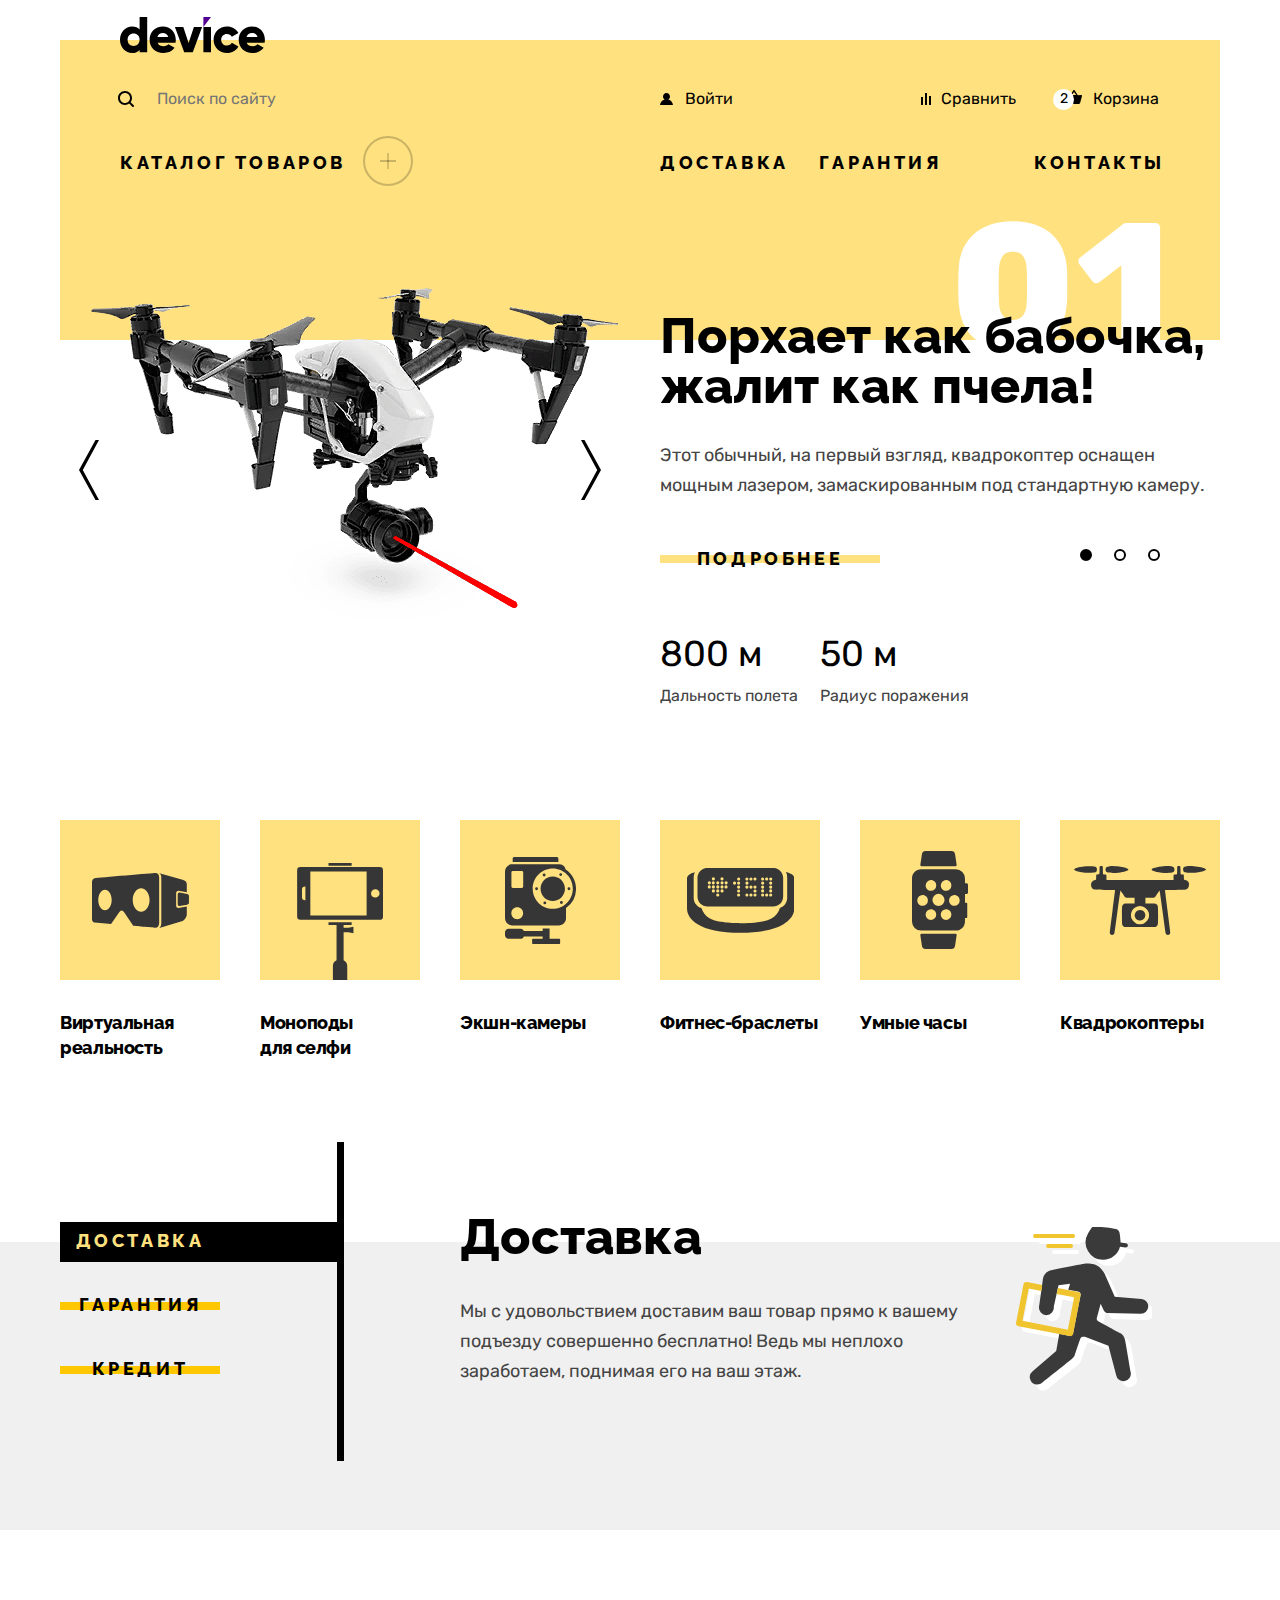
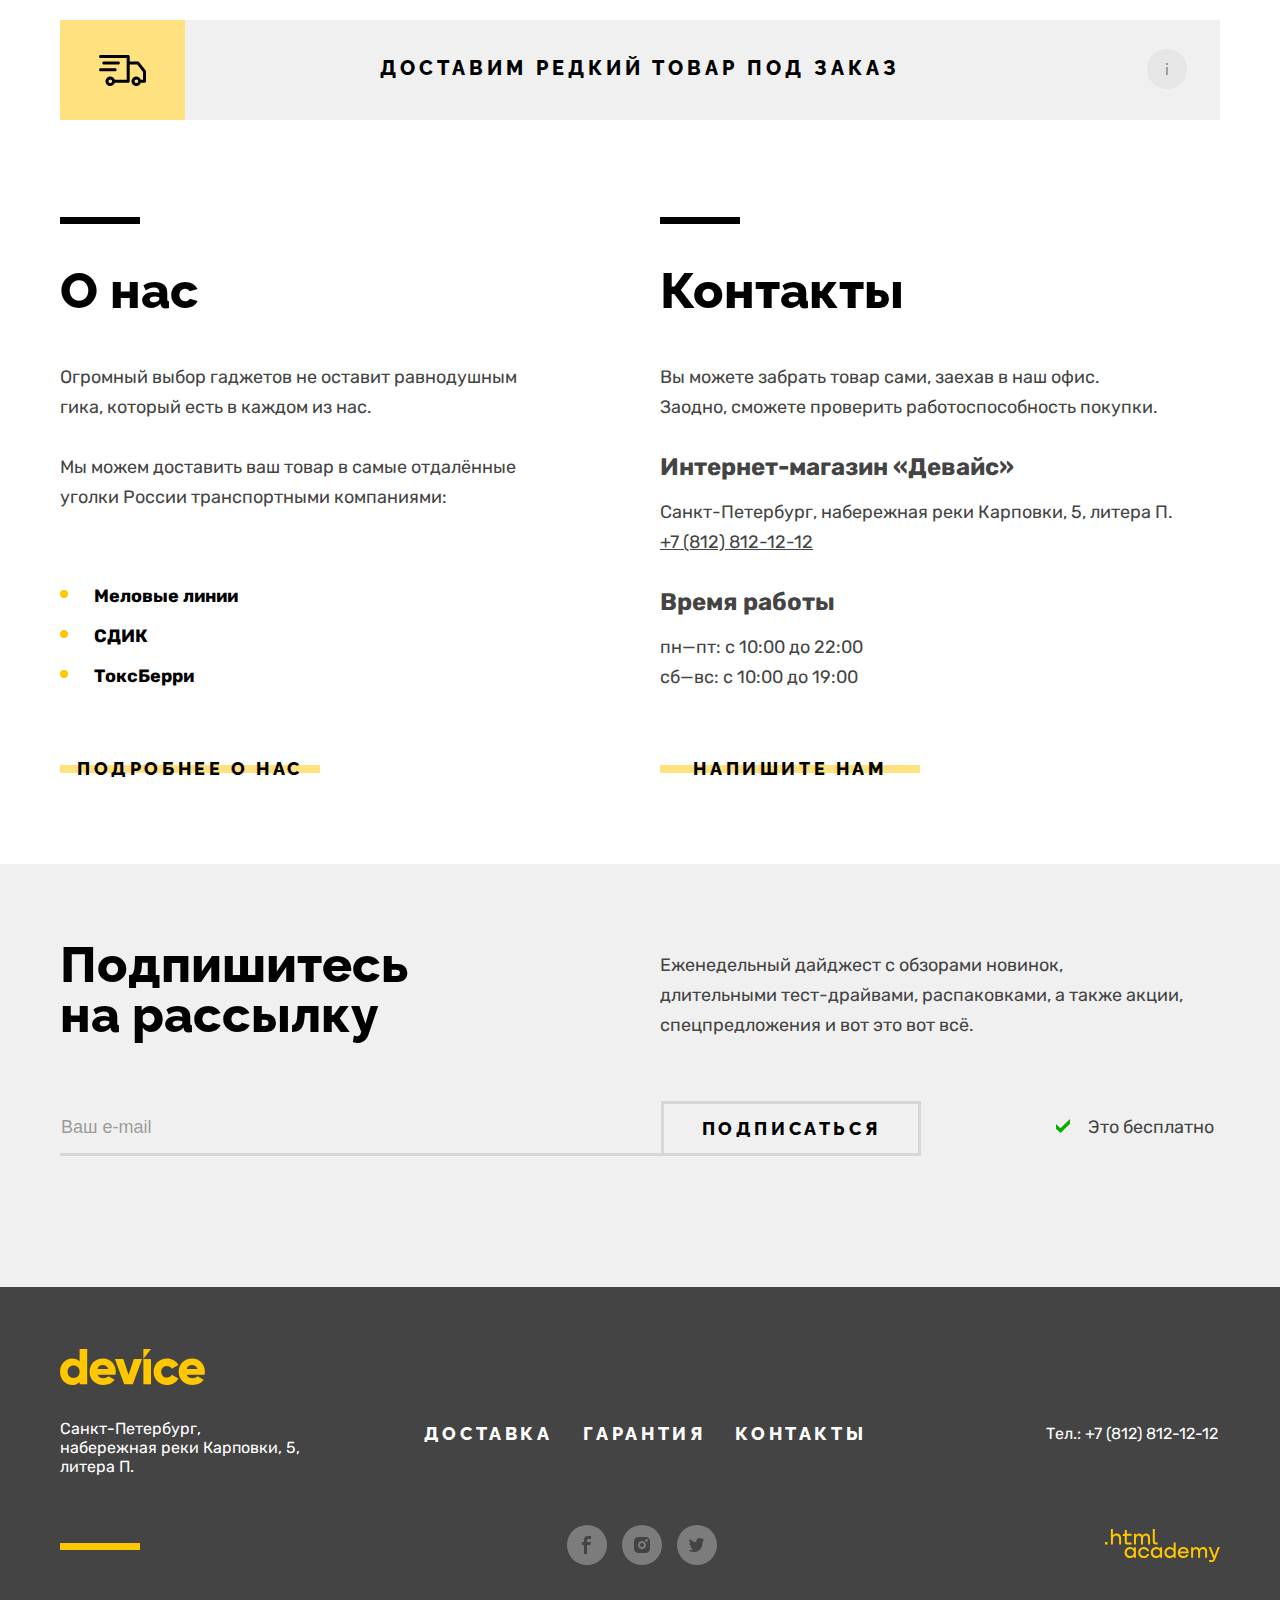
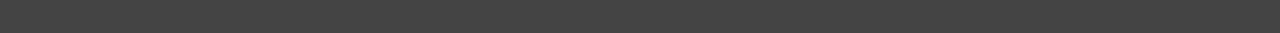
<file: index.html>
<!dOcTYPe html>
<html lang="ru">
  <head>
    <meta charset="utf-8">
    <title>HTML academy: Девайс</title>
    <link rel="icon" href="favicon.ico">
    <link rel="icon" type="image/png" sizes="32x32" href="images/favicon.png">
    <link rel="stylesheet" href="styles/styles.css">
  </head>
  <body>
    <header class="page-header">
      <h1 class="visually-hidden">Магазин Девайc.</h1>
      <a class="header-logo-link" href="#" aria-current="page">
        <img class="header-logo" src="images/device-logo.svg" width="145" height="36" alt="логотип магазина Девайс">
      </a>
      <div class="page-header-wrapper">
        <div class="nav-wrapper">
          <form class="search-form" action="https://echo.htmlacademy.ru/" method="post">
            <label for="search-label">
              <span class="visually-hidden">Поиск/</span>
            </label>
            <input class="search-input" type="text" id="search-label"  name="search-input" placeholder="Поиск по сайту">
            <button class="search-button" type="submit">Найти</button>
          </form>
          
          <ul class="main-navigation-user">
            <li class="main-navigation-user-item main-navigation-user-login">
              <a class="navigation-user-link nav-user" href="#">Войти</a>
            </li>
            <li class="main-navigation-user-item">
              <a class="navigation-user-link nav-compare" href="#">Сравнить</a>
            </li>
            <li class="main-navigation-user-item page-position">
              <a class="navigation-user-link nav-cart page-position" href="#">
                <span class="counter-cart">2</span>
                Корзина</a>
<!--Для отображения поповера Корзины вставить класс popover-open в следующий div-->
              <div class="popover popover-cart">
                  <div class="popover-content">
                    <h2 class="visually-hidden">Корзина.</h2>
                    <ul class="cart-items-list">
                      <li class="cart-item">
                        <a class="cart-link" href="#">
                          <img class="product-image" src="images/catalog/product-1-amateur-selfie-stick.jpg" width="41" height="43" alt="Любительская селфи-палка">
                          <h3 class="product-title">Любительская <br>селфи-палка</h3>
                        </a>
                        <button class="cart-item-button" type="button">
                          <span class="visually-hidden">Удалить из корзины.</span>
                        </button>
                      </li>
                      <li class="cart-item"> 
                        <a class="cart-link" href="#">
                          <img class="product-image" src="images/catalog/product-2-profi-selfie-stick.jpg" width="41" height="43" alt="Профессиональная селфи-палка">
                          <h3 class="product-title">Профессиональная <br>селфи-палка</h3>
                        </a>
                        <button class="cart-item-button" type="button">
                          <span class="visually-hidden">Удалить из корзины.</span>
                        </button>
                      </li>
                    </ul>
                    <div class="total-wrap">
                      <span class="total-goods">Товаров: 2</span>
                      <span class="total-money">Сумма: 2000 ₽</span>
                    </div>
                    <a class="popover-link button" href="#">Открыть корзину</a>
                  </div>
              </div>
            </li>
          </ul> 
        </div>
        <ul class="main-navigation-list">
          <li class="dropdown-catalog">
            <a class="main-navigation-link dropdown-catalog-link" href="catalog.html">Каталог товаров</a>
            <div class="submenu">
              <div class="submenu-list">
                <ul class="submenu-column-first-wrap">
                  <li class="submenu-item">
                    <a class="submenu-link" href="#">Виртуальная реальность
                    </a>
                  </li>
                  <li class="submenu-item">
                    <a class="submenu-link" href="catalog.html">Моноподы для cелфи</a>
                  </li>
                  <li class="submenu-item">
                    <a class="submenu-link" href="#">Экшн-камеры</a>
                  </li>
                </ul>
                <ul class="submenu-column-second-wrap">
                  <li class="submenu-item">
                    <a class="submenu-link" href="#">Фитнес-браслеты</a>
                  </li>
                  <li class="submenu-item">
                    <a class="submenu-link" href="#">Умные часы</a>
                  </li>
                </ul>
                <ul class="submenu-column-third-wrap">
                <li class="submenu-item">
                  <a class="submenu-link" href="#">Квадрокоптеры</a>
                </li>
                </ul>
              </div>
            </div>
          </li>
          <li class="main-nav-item">
            <ul class="main-nav-list">
              <li class="main-navigation-item">
                <a class="main-navigation-link" href="#">Доставка</a>
              </li>
              <li class="main-navigation-item nav-item-dop">
                <a class="main-navigation-link" href="#">Гарантия</a>
              </li>
              <li class="main-navigation-item">
                <a class="main-navigation-link" href="#">Контакты</a>
              </li>
            </ul>
          </li>
        </ul>
      </div>
    </header>

    <main class="main-container">
      <section class="main-slider">
        <div class="page-container page-position slider-wrap-all">
          <h2 class="visually-hidden">Слайдер популярные товары.</h2> 
          <div class="slider-button-wrapper">
            <button class="slider-button slider-prev" type="button">
              <span class="visually-hidden">Предыдущий слайд.</span>
            </button>
            <button class="slider-button slider-next" type="button">
              <span class="visually-hidden">Следующий слайд.</span>
            </button>
          </div>
          <div class="main-slide index-columns slider-wrapper-back main-slide-active">
            <img class="slider-image" src="images/slider/slider-1-quadcopter.png" width="560" height="560" alt="квадрокоптер">
            <div class="slider-wrapper">
                <p class="slider-phrase page-title">Порхает как бабочка, жалит как пчела!</p>
                <p class="slider-description">Этот обычный, на первый взгляд, квадрокоптер оснащен мощным лазером, замаскированным под стандартную камеру.</p>
                <a class="slider-link button" href="#">Подробнее</a>
                <ul class="slider-advantages-list">
                  <li class="slider-advantages-item">
                    <b class="slider-advantages">800 м</b>
                    <span class="slider-advantage-description">Дальность полета</span>
                  </li>
                  <li class="slider-advantages-item">
                    <b class="slider-advantages">50 м</b>
                    <span class="slider-advantage-description">Радиус поражения</span>
                  </li>
                </ul>
            </div>
          </div>
          <div class="main-slide index-columns slider-wrapper-back">
            <img class="slider-image" src="images/slider/slider-2-watch.png" width="560" height="560" alt="фитнес-браслет">
            <div class="slider-wrapper">
              <p class="slider-phrase page-title">Худеем правильно!</p>
              <p class="slider-description">Мотивирующие фитнес-браслеты помогут найти в себе силы не пропускать занятия и соблюдать диету.</p>
              <a class="slider-link button" href="#">Подробнее</a>
              <ul class="slider-advantages-list">
                <li class="slider-advantages-item">
                  <b class="slider-advantages">48 часов</b>
                  <span class="slider-advantage-description">Без подзарядки</span>
                </li>
              </ul>
            </div>
          </div>
          <div class="main-slide index-columns slider-wrapper-back">
            <img class="slider-image" src="images/slider/slider-3-selfie-stick.png" width="560" height="560" alt="палки для селфи">
            <div class="slider-wrapper">
              <p class="slider-phrase page-title">Делай селфи, как Бен Стиллер! </p>
              <p class="slider-description">Самая длинная палка для селфи доступна в нашем магазине. Восемь (Восемь, Карл!) метров длиной и весом всего 5 кг.</p>
              <a class="slider-link button" href="#">Подробнее</a>
              <ul class="slider-advantages-list">
                <li class="slider-advantages-item">
                  <b class="slider-advantages">8,5 м</b>
                  <span class="slider-advantage-description">Длина палки</span>
                </li>
                <li class="slider-advantages-item">
                  <b class="slider-advantages">5 кг</b>
                  <span class="slider-advantage-description">Вес палки</span>
                </li>
                <li class="slider-advantages-item">
                  <b class="slider-advantages">Карбон</b>
                  <span class="slider-advantage-description">Материал</span>
                </li>
              </ul>
            </div>
          </div>

          <ol class="slider-pagination">
            <li class="slider-pagination-item">
              <button class="slider-pagination-button slider-pagination-button-active" type="button">
                <span class="visually-hidden">1 слайд.</span>
              </button>
            </li>
            <li class="slider-pagination-item">
              <button class="slider-pagination-button" type="button">
                <span class="visually-hidden">2 слайд.</span>
              </button>
            </li>
            <li class="slider-pagination-item">
              <button class="slider-pagination-button" type="button">
                <span class="visually-hidden">3 слайд.</span>
              </button>
            </li>
          </ol>
         </div>
        </section>

        <section class="navigation-catalog">
          <div class="page-container">
            <h2 class="visually-hidden">Разделы каталога.</h2>
            <ul class="navigation-catalog-list">
              <li class="navigation-catalog-item">
                <a class="navigation-catalog-link" href="#">
                  <h3 class="navigation-catalog-subtitle navigation-catalog-image navigation-catalog-image--vr">Виртуальная реальность</h3>
                </a>
              </li>
              <li class="navigation-catalog-item">
                <a class="navigation-catalog-link" href="catalog.html">
                  <h3 class="navigation-catalog-subtitle navigation-catalog-image navigation-catalog-image--monopodds">Моноподы для&nbsp;cелфи</h3>
                </a>
              </li>
              <li class="navigation-catalog-item">
                <a class="navigation-catalog-link" href="#">
                  <h3 class="navigation-catalog-subtitle navigation-catalog-image navigation-catalog-image--action-cam">Экшн-камеры</h3>
                </a>
              </li>
              <li class="navigation-catalog-item">
                <a class="navigation-catalog-link" href="#">
                  <h3 class="navigation-catalog-subtitle navigation-catalog-image navigation-catalog-image--bracelets">Фитнес-браслеты</h3>
                </a>
              </li>
              <li class="navigation-catalog-item">
                <a class="navigation-catalog-link" href="#">
                  <h3 class="navigation-catalog-subtitle navigation-catalog-image navigation-catalog-image--watch">Умные часы</h3>
                </a>
              </li>
              <li class="navigation-catalog-item">
                <a class="navigation-catalog-link" href="#">
                  <h3 class="navigation-catalog-subtitle navigation-catalog-image navigation-catalog-image--quadrocopters">Квадрокоптеры</h3>
                </a>
              </li>
            </ul>
          </div>
        </section>

        <section class="services">
          <h2 class="visually-hidden">Наш сервис.</h2>
          <div class="page-container">
          <div class="services-wrapper">

            <div class="services-list-wrapper">
              <ul class="services-list">
                <li class="services-item">
                  <a class="services-link button services-active" href="#">Доставка</a>
                </li>
                <li class="services-item">
                  <a class="services-link button" href="#">Гарантия</a>
                </li>
                <li class="services-item">
                  <a class="services-link button" href="#">Кредит</a>
                </li>
              </ul>
            </div>

            <div class="services-slides-wrapper">
              <div class="services-slide services-slide-delivery services-slide-active">
                <h3 class="services-title page-title services-image-delivery">Доставка</h3>
                <p class="services-description">Мы с удовольствием доставим ваш товар прямо к&nbsp;вашему подъезду совершенно бесплатно! Ведь мы&nbsp;неплохо заработаем, поднимая его на ваш этаж.</p>
              </div>
              <div class="services-slide services-slide-guarantee">
                <h3 class="services-title page-title services-image-warranty">Гарантия</h3>
                <p class="services-description">Если из-за возгорания купленного у нас товара у вас сгорит дом — не переживайте, мы выдадим вам новый. Товар, не дом, конечно же.</p>
              </div>
              <div class="services-slide services-slide-credit">
                <h3 class="services-title page-title services-slide-credit">Кредит</h3>
                <p class="services-description">Залезть в долговую яму стало проще! Кредитные консультанты подберут для вас наиболее выгодные условия кредита. Выгодные для банка, разумеется.</p>
              </div>
            </div>
          </div>
          </div>
        </section>

        <section class="delivery page-container">
          <h2 class="visually-hidden">Доставка.</h2> 
          <a class="delivery-page-link delivery-page-img" href="#">Доставим редкий товар под заказ
          </a>
          <button class="button-info" type="button"> 
              <span class="visually-hidden">Посмотреть дополнительную информацию.</span>
          </button>
        </section>

        <div class="page-container index-columns about-contacts-wrapper">
          <section class="about-us">
              <h2 class="about-us-title page-title">О нас</h2>
              <p class="about-us-description">Огромный выбор гаджетов не оставит равнодушным гика, который есть в каждом из нас.</p>
              <p class="about-us-description">Мы можем доставить ваш товар в самые отдалённые уголки России транспортными компаниями:</p>
              <ul class="about-us-list">
                <li class="about-us-item">Меловые линии</li>
                <li class="about-us-item">СДИК</li>
                <li class="about-us-item">ТоксБерри</li>
              </ul> 
              <a class="about-us-link button link-decor" href="#">Подробнее о нас</a>        
          </section>

          <section class="contacts">
            <h2 class="contacts-title page-title">Контакты</h2>
              <p class="contacts-description">Вы можете забрать товар сами, заехав в наш офис. Заодно, сможете проверить работоспособность покупки. </p>
                <h3 class="contacts-subtitle">Интернет-магазин «Девайс»</h3>
                <address class="contacts-address">
                  <p class="contacts-address-text">Санкт-Петербург, набережная реки Карповки, 5, литера П.</p>
                  <a class="contacts-phone" href="tel:88128121212">+7 (812) 812-12-12</a>
                </address>
                <h3 class="contacts-subtitle">Время работы</h3>
                <ul class="contacts-schedule-list">
                  <li class="contacts-schedule-item">пн—пт: с 10:00 до 22:00</li>
                  <li class="contacts-schedule-item">сб—вс: с 10:00 до 19:00</li>
                </ul> 
                <a class="contacts-link button link-decor" href="#">Напишите нам</a>  
          </section>
        </div>

        <section class="mail">
          <div class="page-container">
            <div class="mail-wrapper index-columns">
              <h2 class="mail-title page-title">Подпишитесь <br>на рассылку</h2>
              <p class="mail-description">Еженедельный дайджест с обзорами новинок, длительными&nbsp;тест-драйвами, распаковками, а также акции, спецпредложения и вот это вот всё.</p>
            </div>
            <div class="index-columns page-position">
              <form class="mail-form" action="https://echo.htmlacademy.ru/" method="post">
                <input class="mail-input" type="email" id="mail-data" name="mail-data" placeholder="Ваш e-mail" required>
                <button class="button mail-button" type="submit">Подписаться</button>
                <label for="mail-data">
                  <span class="visually-hidden">Ввод e-mail для рассылки.</span>
                </label>
              </form>
              <span class="mail-profit">Это бесплатно</span>
            </div>
          </div>
        </section>

    </main>

    <footer class="page-footer">
      <div class="page-footer-container">
        <div class="footer-logo-wrapper">
          <a class="footer-logo-link" href="index.html"> 
            <img class="footer-logo" src="images/device-logo-yellow.svg" width="145" height="36" alt="логотип магазина Девайс">
          </a>
        </div>
        <div class="footer-wrapper">
          <address class="footer-address">
            <p class="footer-address-text">Санкт-Петербург, набережная реки Карповки, 5, литера П.</p>
          </address>
          <ul class="footer-navigation-list">
            <li class="footer-navigation-item">
              <a class="footer-navigation-link" href="#">Доставка</a>
            </li>
            <li class="footer-navigation-item">
              <a class="footer-navigation-link" href="#">Гарантия</a>
            </li>
            <li class="footer-navigation-item">
              <a class="footer-navigation-link" href="#">Контакты</a>
            </li>
          </ul>
          <address class="footer-address footer-phone-align">
            <a class="footer-phone" href="tel:88128121212">Тел.: +7 (812) 812-12-12</a>
          </address>
        </div>
        <div class="footer-social-wrapper page-position">
          <ul class="footer-social-list">
            <li class="footer-social-item">
              <a class="button page-position footer-social-link" href="https://www.facebook.com/htmlacademy">
                <svg class="social-icon" aria-hidden="true" focusable="false" width="9" height="18" xmlns="http://www.w3.org/2000/svg">
                  <path d="M6.5 3H9V0H5.6C2.8 0 2 1.7 2 4.2V6H0V9H2V18H5V9H8.3L8.9 6H5V4.5C5 3.7 5.3 3 6.5 3Z"/>
                </svg>
                <span class="visually-hidden">Фейсбук.</span>
              </a>
            </li>
            <li class="footer-social-item">
              <a class="button page-position footer-social-link" href="https://www.instagram.com/htmlacademy/">
                <svg class="social-icon" aria-hidden="true" focusable="false" width="16" height="16" xmlns="http://www.w3.org/2000/svg">
                  <path d="M8 10C9.10457 10 10 9.10457 10 8C10 6.89543 9.10457 6 8 6C6.89543 6 6 6.89543 6 8C6 9.10457 6.89543 10 8 10Z"/>
                  <path d="M14.7 1.3C13.8 0.4 12.7 0 11.3 0H4.7C1.9 0 0 1.9 0 4.7V11.3C0 12.7 0.4 13.9 1.4 14.7C2.3 15.6 3.4 16 4.7 16H11.3C12.7 16 13.9 15.6 14.7 14.7C15.5 13.8 16 12.7 16 11.3V4.7C16 3.3 15.6 2.1 14.7 1.3ZM8 12.1C5.8 12.1 3.9 10.3 3.9 8C3.9 5.7 5.8 3.9 8 3.9C10.2 3.9 12.1 5.7 12.1 8C12.1 10.3 10.2 12.1 8 12.1ZM12.6 4.7C11.9 4.7 11.3 4.2 11.3 3.4C11.3 2.6 11.8 2.1 12.6 2.1C13.3 2.1 13.9 2.7 13.9 3.4C13.9 4.1 13.3 4.7 12.6 4.7Z"/>
                </svg>
                <span class="visually-hidden">Инстаграм.</span>
              </a>
            </li>
            <li class="footer-social-item">
              <a class="button page-position footer-social-link" href="https://twitter.com/htmlacademy_ru">
                <svg class="social-icon" aria-hidden="true" focusable="false" width="15" height="14" xmlns="http://www.w3.org/2000/svg">
                  <path d="M9.7 0.0999675C11.2 -0.400033 12.3 0.399967 12.9 1.19997C13.4 0.999967 14 0.799967 14.6 0.599967C14.6 1.39997 14.1 1.99997 13.8 2.19997C14.5 2.39997 15 1.79997 15 1.79997C14.9 2.69997 14.1 3.49997 13.6 3.69997C13.4 9.99997 10.8 14.1 4.7 14C4.2 14 4.8 14 4.3 14C4 14 0.6 13.6 0 12.2C2 12.4 3.4 11.8 4.1 11.1C3.3 10.8 1.7 10.7 1.5 8.29997C1.8 8.49997 2 8.59997 2.6 8.49997C1.5 7.69997 0.3 6.99997 0.4 4.99997C0.7 5.29997 1.3 5.49997 1.6 5.39997C1 5.19997 -0.2 2.29997 0.8 0.799967C2.4 2.49997 4.1 4.19997 7.1 4.29997C7.3 2.19997 8.1 0.799967 9.7 0.0999675Z"/>
                  </svg>
                <span class="visually-hidden">Твиттер.</span>
              </a>
            </li>
          </ul>
          <a class="footer-link" href="https://htmlacademy.ru/">
            <svg class="logo-html-icon" aria-hidden="true" focusable="false"  width="115" height="34" xmlns="http://www.w3.org/2000/svg">
              <path d="M0 12.9v2.6h2.5v-2.6H0ZM11.6 4.5c-1.6 0-2.8.7-3.6 1.7h-.1V0h-2v15.5h2v-5.3c0-2.1 1.3-3.6 3.3-3.6 1.8 0 2.9 1.4 2.9 3.2v5.7h2V9.4c.1-3-1.8-4.9-4.5-4.9ZM26.6 4.8h-4.8V1.1h-2v3.8h-1.9v2h1.9v6c0 1.7 1 2.7 2.7 2.7h4.1v-2h-3.7c-.7 0-1.1-.4-1.1-1.1V6.8h4.8v-2ZM41.1 4.6c-1.6 0-2.9.8-3.5 2.1h-.1c-.6-1.2-1.8-2.1-3.4-2.1-1.4 0-2.5.8-3.1 1.8h-.1V4.8H29v10.6h2V10c0-2 1-3.5 2.6-3.5 1.5 0 2.4 1 2.4 2.6v6.3h2V9.8c0-2.4 1.4-3.3 2.6-3.3 1.5 0 2.4 1 2.4 2.6v6.3h2V8.9c.1-2.5-1.4-4.3-3.9-4.3ZM47.8 12.7c0 1.7 1 2.7 2.8 2.7h2v-2h-1.7c-.7 0-1.1-.4-1.1-1.1V0h-2v12.7ZM28.9 19.7c-.9-1.1-2.2-1.8-3.9-1.8-3.1 0-5.4 2.3-5.4 5.6s2.3 5.6 5.4 5.6c1.8 0 3-.8 3.8-1.9h.1v1.6h2V18.2h-2v1.5Zm-3.6 7.4c-2.2 0-3.6-1.6-3.6-3.6s1.4-3.6 3.6-3.6 3.6 1.6 3.6 3.6c0 1.9-1.4 3.6-3.6 3.6ZM44.2 22c-.5-2.4-2.6-4.1-5.4-4.1a5.4 5.4 0 0 0-5.6 5.6c0 3.1 2.2 5.6 5.6 5.6 2.8 0 4.9-1.8 5.4-4.2h-2.1a3.4 3.4 0 0 1-3.3 2.3c-2.2 0-3.6-1.6-3.6-3.6s1.4-3.6 3.6-3.6c1.6 0 2.8 1 3.3 2.2h2.1V22ZM55.1 19.7c-.9-1.1-2.2-1.8-3.9-1.8-3.1 0-5.4 2.3-5.4 5.6s2.3 5.6 5.4 5.6c1.8 0 3-.8 3.8-1.9h.1v1.6h2V18.2h-2v1.5Zm-3.6 7.4c-2.2 0-3.6-1.6-3.6-3.6s1.4-3.6 3.6-3.6 3.6 1.6 3.6 3.6c0 1.9-1.5 3.6-3.6 3.6ZM68.7 19.8c-.9-1.1-2.2-1.9-3.9-1.9-3.1 0-5.4 2.3-5.4 5.6s2.2 5.6 5.4 5.6c1.7 0 3-.8 3.8-1.8h.1v1.5h2V13.4h-2v6.4Zm-3.6 7.3c-2.2 0-3.6-1.6-3.6-3.6s1.4-3.6 3.6-3.6 3.6 1.6 3.6 3.6c-.1 2-1.5 3.6-3.6 3.6ZM78.3 17.9c-3.3 0-5.5 2.5-5.5 5.6 0 3 2.1 5.6 5.5 5.6 2.5 0 4.5-1.3 5.2-3.6h-2.1c-.5 1-1.6 1.6-3 1.6-1.9 0-3.3-1.3-3.4-2.9h8.8c.2-3.6-2-6.3-5.5-6.3Zm0 1.9c1.7 0 3 1 3.3 2.6h-6.5c.3-1.5 1.5-2.6 3.2-2.6ZM98.2 17.9c-1.6 0-2.9.8-3.6 2h-.1c-.6-1.2-1.8-2-3.4-2-1.4 0-2.5.7-3.1 1.8v-1.5h-1.9v10.6h2v-5.4c0-2 1-3.4 2.6-3.5 1.5 0 2.4 1 2.4 2.6v6.3h2v-5.6c0-2.4 1.4-3.3 2.6-3.3 1.5 0 2.4 1 2.4 2.6v6.3h2v-6.5c.1-2.6-1.4-4.4-3.9-4.4ZM109.4 27l-3.6-8.9h-2.2l4.8 11.6c-.3.9-.7 1.2-1.7 1.2h-2.5v2h2.5c1.8 0 2.8-.8 3.5-2.6l4.7-12.2h-2.1l-3.4 8.9Z"/>
            </svg>
          </a>
        </div>
      </div>
    </footer>
<!--Для отображения модального окна Доставки вставить класс modal-open в следущий div -->
    <div class="modal-container">
      <div class="modal modal-delivery">
        <button class="modal-close-button" type="button">
          <span class="visually-hidden">Закрыть.</span>
        </button>
        <section class="modal-content">
          <h2 class="modal-title">Доставка под заказ</h2>
          <form class="delivery-form" action="https://echo.htmlacademy.ru/" method="post">
            <label class="form-label" for="user-name-data">Ваше имя:
              <input class="form-input user-name-input" type="text" id="user-name-data" name="user-name" placeholder="Имя Фамилия">
              <span class="form-postscript error-modal-text">Пожалуйста, представьтесь</span>
            </label>
            <label class="form-label"  for="delivery-mail-data">Ваш e-mail:
              <input class="form-input delivery-mail-input" type="email" id="delivery-mail-data" name="delivery-mail" placeholder="Введите e-mail" required>
              <span class="form-postscript">Забавный у вас адрес</span>
            </label>
            <label class="form-label" for="comment-data">Что нужно привезти:
              <textarea class="form-textarea comment-textarea form-input" id="comment-data" name="comment" placeholder="В свободной форме"></textarea>
            </label>
            <div class="counter-wrap">
              <label class="counter-label form-label" for="counter-input">Количество:</label>
              <button class="counter-info" type="button"></button>
              <div class="popover popover-info">
                <div class="popover-content">
                  <h2 class="visually-hidden">Дополнительная информация.</h2>
                  <span>Постараемся найти, сколько нужно. Привезём сколько получится по требованиям 
                    к&nbsp;провозу багажа.</span>                
                </div>
            </div>
              <div class="counter-number">
                <input class="form-input counter-input" type="number" id="counter-input" name="amount" placeholder="1">
                <button class="counter-button counter-minus" type="button">
                  <span class="visually-hidden">Минус.</span>
                  <svg class="counter-button-icon" width="16" height="16" viewbox="0 0 16 16" xmlns="http://www.w3.org/2000/svg">
                    <path d="M16 7H0V9H16V7Z"/>
                    </svg>
                </button>
                <button class="counter-button counter-plus" type="button">
                  <span class="visually-hidden">Плюс.</span>
                  <svg class="counter-button-icon"  width="16" height="16" viewbox="0 0 16 16" xmlns="http://www.w3.org/2000/svg">
                    <path d="M16 7H9V0H7V7H0V9H7V16H9V9H16V7Z"/>
                    </svg>
                </button>                              
              </div>
            </div>
            <button class="button catalog-filter-button button-modal" type="submit">Отправить</button>
          </form>
        </section>
      </div>
    </div>

  </body>
</html>
</file>
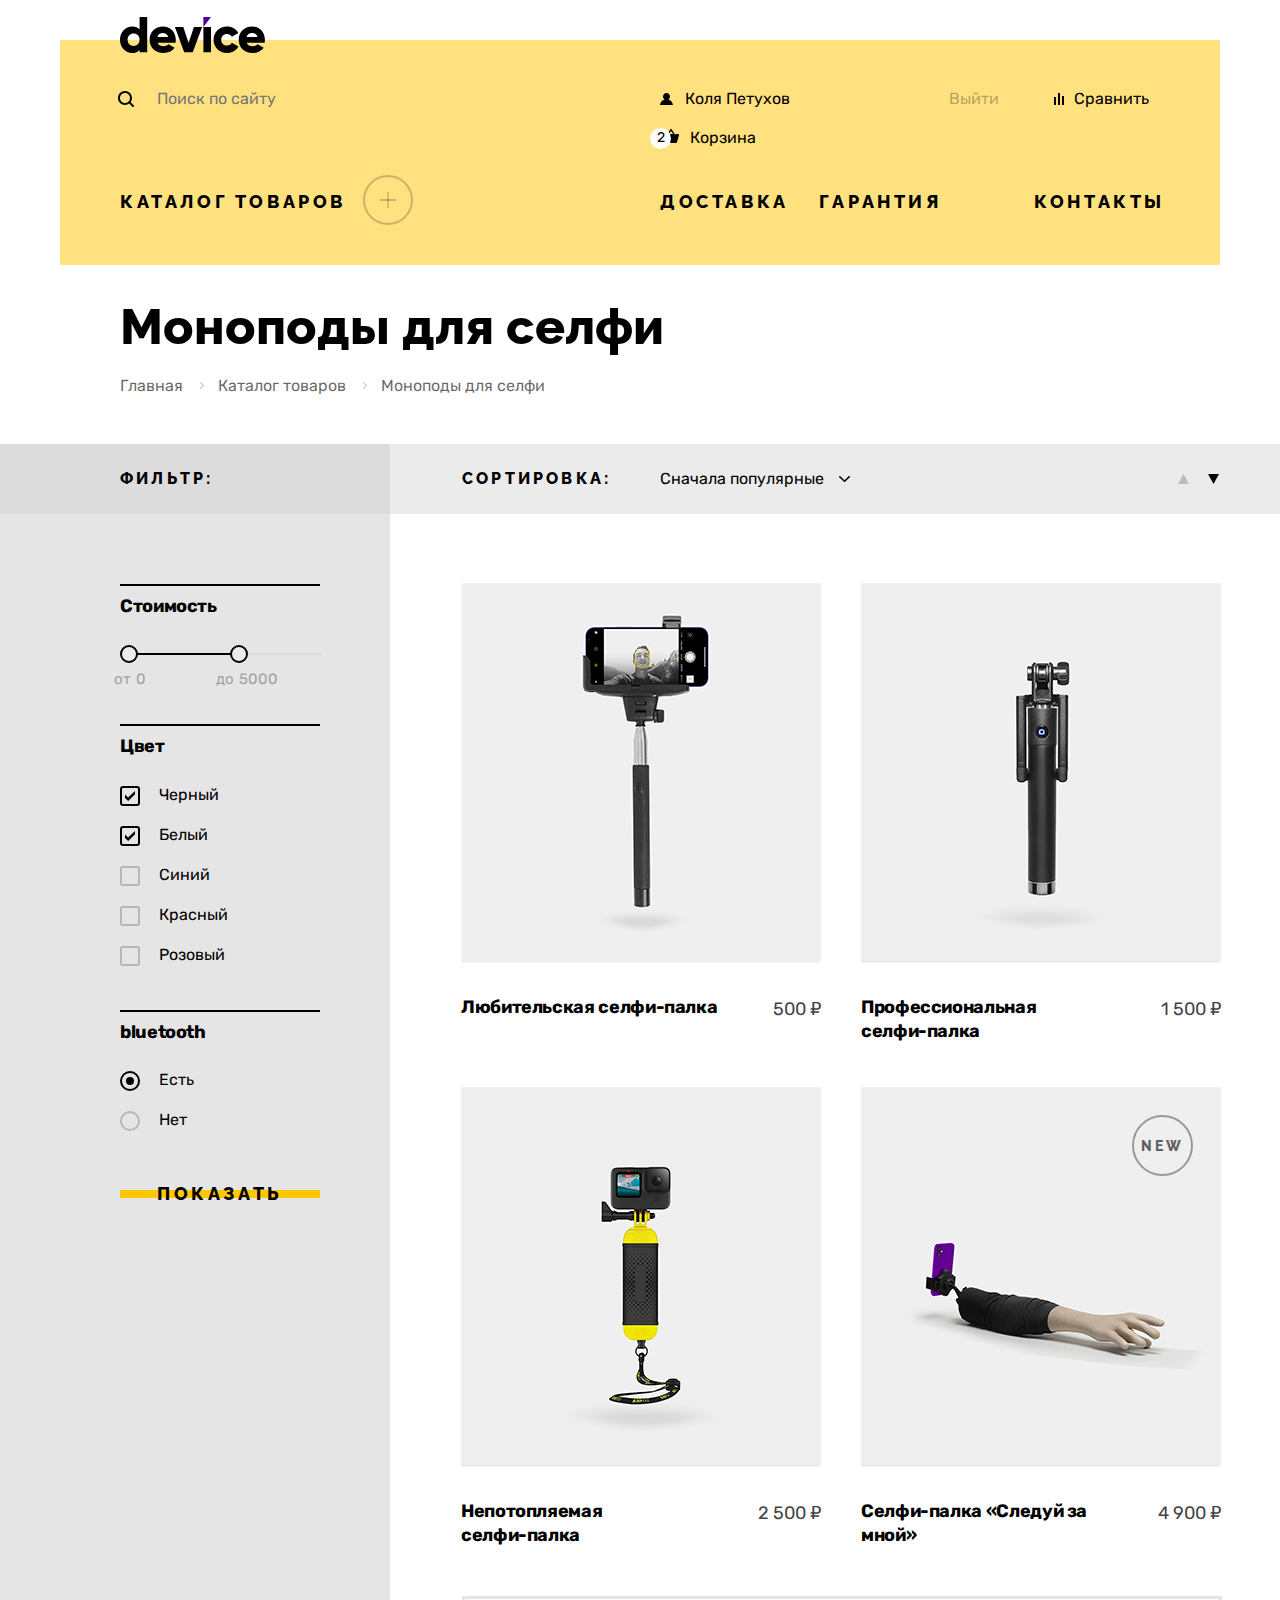
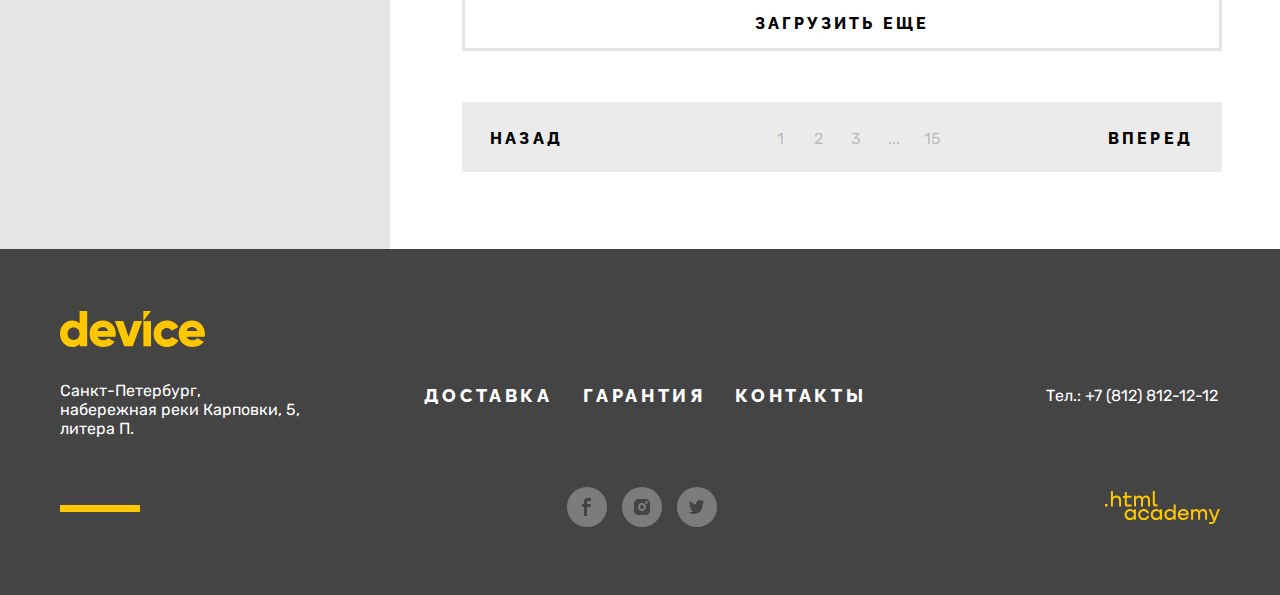
<file: catalog.html>
<!dOcTYPe html>
<html lang="ru">
  <head>
    <meta charset="utf-8">
    <title>Каталог товаров</title>
    <link rel="icon" href="favicon.ico">
    <link rel="icon" type="image/png" sizes="32x32" href="images/favicon.png">
    <link rel="stylesheet" href="styles/styles.css">
  </head>
  <body>
    <header class="page-header">
      <a class="header-logo-link" href="index.html" aria-current="page">
        <img class="header-logo" src="images/device-logo.svg" width="145" height="36" alt="логотип магазина Девайс">
      </a>
      <div class="page-header-wrapper header-catalog">
        <div class="nav-wrapper">
          <form class="search-form" action="https://echo.htmlacademy.ru/" method="post">
            <label for="search-label">
              <span class="visually-hidden">Поиск.</span>
            </label>
            <input class="search-input" type="text" id="search-label"  name="search-input" placeholder="Поиск по сайту">
            <button class="search-button" type="submit">Найти</button>
          </form>
          
          <ul class="main-navigation-user">
            <li class="main-navigation-user-item main-navigation-user-login">
              <a class="navigation-user-link nav-user" href="#">Коля Петухов</a>
            </li>
            <li class="main-navigation-user-item main-nav-exit">
              <a class="navigation-user-link nav-exit" href="#">Выйти</a>
           </li>
            <li class="main-navigation-user-item">
              <a class="navigation-user-link nav-compare" href="#">Сравнить</a>
            </li>
            <li class="main-navigation-user-item">
              <a class="navigation-user-link nav-cart page-position" href="#">
                <span class="counter-cart">2</span>
                Корзина</a>
            </li>
          </ul> 
        </div>
        <ul class="main-navigation-list">
          <li class="dropdown-catalog">
            <a class="main-navigation-link dropdown-catalog-link" href="#">Каталог товаров</a>
            <div class="submenu">
              <div class="submenu-list">
                <ul class="submenu-column-first-wrap">
                  <li class="submenu-item">
                    <a class="submenu-link" href="#">Виртуальная реальность
                    </a>
                  </li>
                  <li class="submenu-item">
                    <a class="submenu-link" href="catalog.html">Моноподы для cелфи</a>
                  </li>
                  <li class="submenu-item">
                    <a class="submenu-link" href="#">Экшн-камеры</a>
                  </li>
                </ul>
                <ul class="submenu-column-second-wrap">
                  <li class="submenu-item">
                    <a class="submenu-link" href="#">Фитнес-браслеты</a>
                  </li>
                  <li class="submenu-item">
                    <a class="submenu-link" href="#">Умные часы</a>
                  </li>
                </ul>
                <ul class="submenu-column-third-wrap">
                <li class="submenu-item">
                  <a class="submenu-link" href="#">Квадрокоптеры</a>
                </li>
                </ul>
              </div>
            </div>
          </li>
          <li class="main-nav-item">
            <ul class="main-nav-list">
              <li class="main-navigation-item">
                <a class="main-navigation-link" href="#">Доставка</a>
              </li>
              <li class="main-navigation-item nav-item-dop">
                <a class="main-navigation-link" href="#">Гарантия</a>
              </li>
              <li class="main-navigation-item">
                <a class="main-navigation-link" href="#">Контакты</a>
              </li>
            </ul>
          </li>
        </ul>
      </div>
    </header>

    <main class="main-inner">
      <header class="inner-header">
        <div class="page-container">
          <h1 class="inner-header-title page-title">Моноподы для селфи</h1>
          <ul class="breadcrumbs">
            <li class="breadcrumbs-item">
              <a class="breadcrumbs-link" href="index.html">Главная</a>
            </li>
            <li class="breadcrumbs-item">
              <a class="breadcrumbs-link" href="#">Каталог товаров</a>
            </li>
            <li class="breadcrumbs-item">
              <a class="breadcrumbs-link" href="catalog.html" aria-current="page">Моноподы для селфи</a>
            </li>
          </ul>
        </div>
      </header>
      <div class="wrapper-catalog">
        <section class="catalog-products page-container">
          <h2 class="visually-hidden">Список товаров с фильтрами.</h2>
          <div class="catalog-left-column">
            <h3 class="catalog-title catalog-products-title">фильтр:</h3>
            <form class="catalog-filter" action="https://echo.htmlacademy.ru/" method="get">
              <fieldset class="catalog-filter-group">
                <legend class="catalog-filter-title ">Стоимость</legend>
                  <div class="range-scale">
                    <div class="range-bar" style="left: 9px; width: 110px">
                      <button class="range-toggle  toggle-min" type="button">
                        <span class="visually-hidden">Изменить минимальную цену.</span>
                      </button>
                      <label class="catalog-filter-label range-label-min">от
                        <input class="range-input range-input-min" type="number" min="0" max="50000" value="0" name="min-price">
                      </label>
                      <button class="range-toggle  toggle-max" type="button">
                      <span class="visually-hidden">Изменить максимальную цену.</span>
                      </button>
                      <label class="catalog-filter-label range-label-max">до
                        <input class="range-input range-input-max" type="number"  min="0" max="100000" value="5000"  name="max-price">
                      </label>
                  </div>
                </div>
              </fieldset>
              <fieldset class="catalog-filter-group catalog-filter-group-color">
                <legend class="catalog-filter-title catalog-filter-title-color">Цвет</legend>
                <ul class="catalog-filter-list">
                  <li class="catalog-filter-item">
                    <label class="control">
                      <input class="visually-hidden control-input" type="checkbox" name="black" checked>
                      <span class="control-mark">
                        <svg class="checkbox-icon" width="10" height="10" viewbox="0 0 10 10"  xmlns="http://www.w3.org/2000/svg">
                          <path d="M10 0L3.1 6.6L0 3.6V6.9L3.2 10L10 3.3V0Z"/>
                          </svg>
                      </span>
                      <span class="control-label">Черный</span>
                    </label>
                  </li>
                  <li class="catalog-filter-item">
                    <label class="control">
                      <input class="visually-hidden control-input" type="checkbox" name="white" checked>
                      <span class="control-mark">
                        <svg class="checkbox-icon" width="10" height="10" viewbox="0 0 10 10" xmlns="http://www.w3.org/2000/svg">
                        <path d="M10 0L3.1 6.6L0 3.6V6.9L3.2 10L10 3.3V0Z"/>
                        </svg>
                      </span>
                      <span class="control-label">Белый</span>
                    </label>
                  </li>
                  <li class="catalog-filter-item">
                    <label class="control">
                      <input class="visually-hidden control-input" type="checkbox" name="blue">
                      <span class="control-mark">
                        <svg class="checkbox-icon" width="10" height="10" viewbox="0 0 10 10" xmlns="http://www.w3.org/2000/svg">
                        <path d="M10 0L3.1 6.6L0 3.6V6.9L3.2 10L10 3.3V0Z"/>
                        </svg>
                      </span>
                      <span class="control-label">Синий</span>
                    </label>
                  </li>
                  <li class="catalog-filter-item">
                    <label class="control">
                      <input class="visually-hidden control-input" type="checkbox" name="red">
                      <span class="control-mark">
                        <svg class="checkbox-icon" width="10" height="10" viewbox="0 0 10 10" xmlns="http://www.w3.org/2000/svg">
                        <path d="M10 0L3.1 6.6L0 3.6V6.9L3.2 10L10 3.3V0Z"/>
                        </svg>
                      </span>
                      <span class="control-label">Красный</span>
                    </label>
                  </li>
                  <li class="catalog-filter-item">
                    <label class="control">
                      <input class="visually-hidden control-input" type="checkbox" name="pink">
                      <span class="control-mark">
                        <svg class="checkbox-icon" width="10" height="10" viewbox="0 0 10 10"  xmlns="http://www.w3.org/2000/svg">
                          <path d="M10 0L3.1 6.6L0 3.6V6.9L3.2 10L10 3.3V0Z"/>
                        </svg>
                      </span>
                      <span class="control-label">Розовый</span>
                    </label>
                  </li>
                </ul>
              </fieldset>
              <fieldset class="catalog-filter-group catalog-filter-group-bt">
                <legend class="catalog-filter-title catalog-filter-title-bt">bluetooth</legend>
                <ul class="catalog-filter-list">
                  <li class="catalog-filter-item">
                    <label class="control">
                      <input class="visually-hidden control-input" type="radio" name="product-group" value="bluetooth-yes" checked>
                      <span class="control-mark"></span>
                      <span class="control-label">Есть</span>
                    </label>
                  </li>
                  <li class="catalog-filter-item">
                    <label class="control">
                      <input class="visually-hidden control-input" type="radio" name="product-group" value="bluetooth-no" >
                      <span class="control-mark"></span>
                      <span class="control-label">Нет</span>
                    </label>
                  </li>
                </ul>
              </fieldset>

              <button class="catalog-filter-button button" type="submit">Показать</button>
            </form>
          </div>

          <div class="catalog-right-column">
            <div class="sorting-type">
              <form class="sorting-type-form">
                <h3 class="sorting-type-title catalog-title">Сортировка:</h3>
                <select class="select-control" id="sorting" name="sorting">
                  <option value="popular">Сначала популярные</option>
                  <option value="price-min">Сначала подешевле</option>
                  <option value="price-max">Сначала подороже</option>
                </select>
                <button class="visually-hidden" type="submit" tabindex="-1">Отсортировать товары.</button>
              </form>
              <div class="batton-sorting-wrapper">
                <a href="#" class="button-sorting btn-sorting-min">
                  <svg class="sorting-icon" width="11" height="10" viewbox="0 0 11 10" xmlns="http://www.w3.org/2000/svg">
                    <path d="M5.5 0L11 10H0"/>
                  </svg>
                  <span class="visually-hidden btn-min">от минимального.</span>
                </a>
                <a href="#" class="button-sorting btn-sorting-max btn-sorting-active">
                  <svg class="sorting-icon" width="11" height="10" viewbox="0 0 11 10" xmlns="http://www.w3.org/2000/svg">
                    <path d="M5.5 10L0 0H11"/>
                  </svg>
                  <span class="visually-hidden">от максимального.</span>
                </a>
              </div>
            </div>

            <ul class="product-list">
              <li class="product-card">
                <a class="product-card-link" href="#">
                  <img class="product-card-image" src="images/catalog/product-1-amateur-selfie-stick.jpg" width="360" height="380" alt="Любительская селфи-палка">
                  <h4 class="product-card-title">Любительская селфи-палка</h4>
                  <b class="product-card-price">500 ₽</b>
                </a>
                <a class="product-card-button button" href="#">Подробнее</a>
              </li>
              <li class="product-card">
                <a class="product-card-link" href="#">
                  <img class="product-card-image" src="images/catalog/product-2-profi-selfie-stick.jpg" width="360" height="380" alt="Профессиональная селфи-палка">
                  <h4 class="product-card-title">Профессиональная <br>селфи-палка</h4>
                  <b class="product-card-price">1 500 ₽</b>
                </a>
                <a class="product-card-button button" href="#">Подробнее</a>
              </li>
              <li class="product-card">
                <a class="product-card-link" href="#">
                  <img class="product-card-image" src="images/catalog/product-3-action-selfie-stick.jpg" width="360" height="380" alt="Непотопляемая селфи-палка">
                  <h4 class="product-card-title">Непотопляемая <br>селфи-палка</h4>
                  <b class="product-card-price">2 500 ₽</b>
                </a>
                <a class="product-card-button button" href="#">Подробнее</a>
              </li>
              <li class="product-card">
                <a class="product-card-link product-card-label" href="#">
                  <img class="product-card-image " src="images/catalog/product-4-follow-me.jpg" width="360" height="380" alt="Селфи-палка «Следуй за мной»">
                  <h4 class="product-card-title">Селфи-палка «Следуй за мной»</h4>
                  <b class="product-card-price">4 900 ₽</b>
                </a>  
                <a class="product-card-button button" href="#">Подробнее</a>
              </li>
            </ul>

            <button class="pagination-load-more catalog-title" type="button">Загрузить еще</button>

            <div class="pagination-wrap">
              <div class="pagination-item-back">
                <a class="pagination-link pagination-btn pagination-prev" href="#">Назад</a>
              </div>
              <ul class="pagination-number-list">
              <li class="pagination-item">
                <a class="pagination-link pagination-link-number"  href="#">1</a>
              </li>
              <li class="pagination-item">
                <a class="pagination-link pagination-link-number" href="#">2</a>
              </li>
              <li class="pagination-item">
                <a class="pagination-link pagination-link-number" href="#">3</a>
              </li>
              <li class="pagination-item">
                <a class="pagination-link pagination-link-number pagination-link-more">...</a>
              </li>
              <li class="pagination-item">
                <a class="pagination-link pagination-link-number" href="#">15</a>
              </li>
              </ul>
              <div class="pagination-item-next">
                <a class="pagination-link pagination-btn pagination-next" href="#">Вперед</a>
              </div>
            </div>
          </div>
        </section>
      </div>
    </main>

    <footer class="page-footer">
      <div class="page-footer-container">
        <div class="footer-logo-wrapper">
          <a class="footer-logo-link" href="index.html"> 
            <img class="footer-logo" src="images/device-logo-yellow.svg" width="145" height="36" alt="логотип магазина Девайс">
          </a>
        </div>
        <div class="footer-wrapper">
          <address class="footer-address">
            <p class="footer-address-text">Санкт-Петербург, набережная реки Карповки, 5, литера П.</p>
          </address>
          <ul class="footer-navigation-list">
            <li class="footer-navigation-item">
              <a class="footer-navigation-link" href="#">Доставка</a>
            </li>
            <li class="footer-navigation-item">
              <a class="footer-navigation-link" href="#">Гарантия</a>
            </li>
            <li class="footer-navigation-item">
              <a class="footer-navigation-link" href="#">Контакты</a>
            </li>
          </ul>
          <address class="footer-address footer-phone-align">
            <a class="footer-phone" href="tel:88128121212">Тел.: +7 (812) 812-12-12</a>
          </address>
        </div>
        <div class="footer-social-wrapper page-position">
          <ul class="footer-social-list">
            <li class="footer-social-item">
              <a class="button page-position footer-social-link" href="https://www.facebook.com/htmlacademy">
                <svg class="social-icon" aria-hidden="true" focusable="false" width="9" height="18" xmlns="http://www.w3.org/2000/svg">
                  <path d="M6.5 3H9V0H5.6C2.8 0 2 1.7 2 4.2V6H0V9H2V18H5V9H8.3L8.9 6H5V4.5C5 3.7 5.3 3 6.5 3Z"/>
                </svg>
                <span class="visually-hidden">Фейсбук.</span>
              </a>
            </li>
            <li class="footer-social-item">
              <a class="button page-position footer-social-link" href="https://www.instagram.com/htmlacademy/">
                <svg class="social-icon" aria-hidden="true" focusable="false" width="16" height="16" xmlns="http://www.w3.org/2000/svg">
                  <path d="M8 10C9.10457 10 10 9.10457 10 8C10 6.89543 9.10457 6 8 6C6.89543 6 6 6.89543 6 8C6 9.10457 6.89543 10 8 10Z"/>
                  <path d="M14.7 1.3C13.8 0.4 12.7 0 11.3 0H4.7C1.9 0 0 1.9 0 4.7V11.3C0 12.7 0.4 13.9 1.4 14.7C2.3 15.6 3.4 16 4.7 16H11.3C12.7 16 13.9 15.6 14.7 14.7C15.5 13.8 16 12.7 16 11.3V4.7C16 3.3 15.6 2.1 14.7 1.3ZM8 12.1C5.8 12.1 3.9 10.3 3.9 8C3.9 5.7 5.8 3.9 8 3.9C10.2 3.9 12.1 5.7 12.1 8C12.1 10.3 10.2 12.1 8 12.1ZM12.6 4.7C11.9 4.7 11.3 4.2 11.3 3.4C11.3 2.6 11.8 2.1 12.6 2.1C13.3 2.1 13.9 2.7 13.9 3.4C13.9 4.1 13.3 4.7 12.6 4.7Z"/>
                </svg>
                <span class="visually-hidden">Инстаграм.</span>
              </a>
            </li>
            <li class="footer-social-item">
              <a class="button page-position footer-social-link" href="https://twitter.com/htmlacademy_ru">
                <svg class="social-icon" aria-hidden="true" focusable="false" width="15" height="14" xmlns="http://www.w3.org/2000/svg">
                  <path d="M9.7 0.0999675C11.2 -0.400033 12.3 0.399967 12.9 1.19997C13.4 0.999967 14 0.799967 14.6 0.599967C14.6 1.39997 14.1 1.99997 13.8 2.19997C14.5 2.39997 15 1.79997 15 1.79997C14.9 2.69997 14.1 3.49997 13.6 3.69997C13.4 9.99997 10.8 14.1 4.7 14C4.2 14 4.8 14 4.3 14C4 14 0.6 13.6 0 12.2C2 12.4 3.4 11.8 4.1 11.1C3.3 10.8 1.7 10.7 1.5 8.29997C1.8 8.49997 2 8.59997 2.6 8.49997C1.5 7.69997 0.3 6.99997 0.4 4.99997C0.7 5.29997 1.3 5.49997 1.6 5.39997C1 5.19997 -0.2 2.29997 0.8 0.799967C2.4 2.49997 4.1 4.19997 7.1 4.29997C7.3 2.19997 8.1 0.799967 9.7 0.0999675Z"/>
                  </svg>
                <span class="visually-hidden">Твиттер.</span>
              </a>
            </li>
          </ul>
          <a class="footer-link" href="https://htmlacademy.ru/">
            <svg class="logo-html-icon" aria-hidden="true" focusable="false"  width="115" height="34" xmlns="http://www.w3.org/2000/svg">
              <path d="M0 12.9v2.6h2.5v-2.6H0ZM11.6 4.5c-1.6 0-2.8.7-3.6 1.7h-.1V0h-2v15.5h2v-5.3c0-2.1 1.3-3.6 3.3-3.6 1.8 0 2.9 1.4 2.9 3.2v5.7h2V9.4c.1-3-1.8-4.9-4.5-4.9ZM26.6 4.8h-4.8V1.1h-2v3.8h-1.9v2h1.9v6c0 1.7 1 2.7 2.7 2.7h4.1v-2h-3.7c-.7 0-1.1-.4-1.1-1.1V6.8h4.8v-2ZM41.1 4.6c-1.6 0-2.9.8-3.5 2.1h-.1c-.6-1.2-1.8-2.1-3.4-2.1-1.4 0-2.5.8-3.1 1.8h-.1V4.8H29v10.6h2V10c0-2 1-3.5 2.6-3.5 1.5 0 2.4 1 2.4 2.6v6.3h2V9.8c0-2.4 1.4-3.3 2.6-3.3 1.5 0 2.4 1 2.4 2.6v6.3h2V8.9c.1-2.5-1.4-4.3-3.9-4.3ZM47.8 12.7c0 1.7 1 2.7 2.8 2.7h2v-2h-1.7c-.7 0-1.1-.4-1.1-1.1V0h-2v12.7ZM28.9 19.7c-.9-1.1-2.2-1.8-3.9-1.8-3.1 0-5.4 2.3-5.4 5.6s2.3 5.6 5.4 5.6c1.8 0 3-.8 3.8-1.9h.1v1.6h2V18.2h-2v1.5Zm-3.6 7.4c-2.2 0-3.6-1.6-3.6-3.6s1.4-3.6 3.6-3.6 3.6 1.6 3.6 3.6c0 1.9-1.4 3.6-3.6 3.6ZM44.2 22c-.5-2.4-2.6-4.1-5.4-4.1a5.4 5.4 0 0 0-5.6 5.6c0 3.1 2.2 5.6 5.6 5.6 2.8 0 4.9-1.8 5.4-4.2h-2.1a3.4 3.4 0 0 1-3.3 2.3c-2.2 0-3.6-1.6-3.6-3.6s1.4-3.6 3.6-3.6c1.6 0 2.8 1 3.3 2.2h2.1V22ZM55.1 19.7c-.9-1.1-2.2-1.8-3.9-1.8-3.1 0-5.4 2.3-5.4 5.6s2.3 5.6 5.4 5.6c1.8 0 3-.8 3.8-1.9h.1v1.6h2V18.2h-2v1.5Zm-3.6 7.4c-2.2 0-3.6-1.6-3.6-3.6s1.4-3.6 3.6-3.6 3.6 1.6 3.6 3.6c0 1.9-1.5 3.6-3.6 3.6ZM68.7 19.8c-.9-1.1-2.2-1.9-3.9-1.9-3.1 0-5.4 2.3-5.4 5.6s2.2 5.6 5.4 5.6c1.7 0 3-.8 3.8-1.8h.1v1.5h2V13.4h-2v6.4Zm-3.6 7.3c-2.2 0-3.6-1.6-3.6-3.6s1.4-3.6 3.6-3.6 3.6 1.6 3.6 3.6c-.1 2-1.5 3.6-3.6 3.6ZM78.3 17.9c-3.3 0-5.5 2.5-5.5 5.6 0 3 2.1 5.6 5.5 5.6 2.5 0 4.5-1.3 5.2-3.6h-2.1c-.5 1-1.6 1.6-3 1.6-1.9 0-3.3-1.3-3.4-2.9h8.8c.2-3.6-2-6.3-5.5-6.3Zm0 1.9c1.7 0 3 1 3.3 2.6h-6.5c.3-1.5 1.5-2.6 3.2-2.6ZM98.2 17.9c-1.6 0-2.9.8-3.6 2h-.1c-.6-1.2-1.8-2-3.4-2-1.4 0-2.5.7-3.1 1.8v-1.5h-1.9v10.6h2v-5.4c0-2 1-3.4 2.6-3.5 1.5 0 2.4 1 2.4 2.6v6.3h2v-5.6c0-2.4 1.4-3.3 2.6-3.3 1.5 0 2.4 1 2.4 2.6v6.3h2v-6.5c.1-2.6-1.4-4.4-3.9-4.4ZM109.4 27l-3.6-8.9h-2.2l4.8 11.6c-.3.9-.7 1.2-1.7 1.2h-2.5v2h2.5c1.8 0 2.8-.8 3.5-2.6l4.7-12.2h-2.1l-3.4 8.9Z"/>
            </svg>
          </a>
        </div>
      </div>
    </footer>
  
  </body>
</html>
</file>
<file: styles/styles.css>
@font-face {
  font-family: "Raleway";
  font-style: normal;
  font-weight: 800;
  src: url("../fonts/raleway/raleway-800.woff2") format("woff2");
  font-display: swap;
}

@font-face {
  font-family: "Rubik";
  font-style: normal;
  font-weight: 400;
  src: url("../fonts/rubik/rubik-400.woff2") format("woff2");
  font-display: swap;
}

@font-face {
  font-family: "Rubik";
  font-style: normal;
  font-weight: 700;
  src: url("../fonts/rubik/rubik-700.woff2") format("woff2");
  font-display: swap;
}

@font-face {
  font-family: "Rubik";
  font-style: normal;
  font-weight: 800;
  src: url("../fonts/rubik/rubik-800.woff2") format("woff2");
  font-display: swap;
}

html {
  height: 100%;
  font-family: "Rubik", sans-serif;
  font-weight: 400;
  font-size: 18px;
  line-height: 30px;
}

body {
  min-width: 1240px;
  min-height: 100%;
  margin: 0;
  display: flex;
  flex-direction: column;
  color: #444444;
  background: #ffffff;
}

img {
  max-width: 100%;
  object-fit: contain;
}

.button {
  font-family: "Raleway", sans-serif;
  font-weight: 800;
  line-height: 20px;
  text-align: center;
  letter-spacing: 0.2em;
  text-transform: uppercase;
  color: #000000;
  text-decoration: none;
  cursor: pointer;
  border: none;
  box-sizing: border-box;
}

.page-title {
  padding: 0;
  margin: 0;
  font-family: "Raleway", sans-serif;
  font-weight: 800;
  font-size: 50px;
  line-height: 50px;
  color: #000000;
}

.page-container {
  width: 1160px;
  padding: 0 40px;
  margin: 0 auto;
}

.visually-hidden {
  position: absolute;
  width: 1px;
  height: 1px;
  margin: -1px;
  padding: 0;
  border: 0;
  clip: rect(0 0 0 0);
  overflow: hidden;
}

.page-position {
  position: relative;
}

/* header */
.page-header {
  color: #000000;
  width: 1160px;
  margin: 0 auto;
}

.page-header-wrapper {
  margin-top: -13px;
  background-color: #ffe17f;
  padding-bottom: 12px;
}

.header-catalog {
  padding-bottom: 48px;
}

.header-logo-link {
  display: block;
  width: max-content;
  margin-top: 17px;
  margin-left: 60px;
  line-height: 0;
}

.header-logo-link:hover {
  opacity: 0.7;
}

.header-logo-link:focus {
  outline-color: #af4fff;
}

.nav-wrapper {
  padding-top: 39px;
  margin-bottom: 30px;
  display: flex;
  align-items: flex-start;
  justify-content: space-between;
}

.search-form {
  position: relative;
  display: flex;
  width: 516px;
  line-height: 19px;
  margin-left: 51px;
}

.search-form::before {
  position: absolute;
  content: "";
  background-image: url("../images/icons/search.svg");
  background-repeat: no-repeat;
  width: 16px;
  height: 16px;
  top: 12px;
  left: 7px;
  pointer-events: none;
}

.search-form:focus-within {
  box-shadow: 0 0 0 2px #af4fff;
  border-radius: 20px;
}

.search-form:active {
  box-shadow: 0 0 0 2px #000000;
  border-radius: 20px;
}

.search-input {
  flex-grow: 1;
  padding-left: 46px;
  padding-top: 10px;
  padding-bottom: 10px;
  padding-right: 10px;
  font-family: "Rubik", sans-serif;
  font-size: 16px;
  border: none;
  border-radius: 20px 0 0 20px;
  color: #000000;
  background-color: #ffe17f;
}

.search-input:hover::placeholder {
  opacity: 0.6;
}

.search-input:focus::placeholder {
  opacity: 0.3;
}

.search-input:focus {
  outline: none;
}

.search-button {
  width: 160px;
  font-family: "Rubik", sans-serif;
  font-weight: 400;
  color: #000000;
  font-size: 16px;
  line-height: 19px;
  opacity: 0;
  cursor: pointer;
  pointer-events: none;
  border: none;
  border-left: 2px solid #000000;
  border-radius: 0 20px 20px 0;
  background-color: #ffe17f;
}

.search-input:not(:placeholder-shown) + .search-button {
  opacity: 1;
  pointer-events: initial;
  border: none;
  box-shadow: 0 0 0 2px #000000;
}

.search-input:not(:placeholder-shown) {
  border: none;
  box-shadow: 0 0 0 2px #000000;
}

.search-button:hover {
  color: #ffffff;
  background-color: #000000;
}

.search-button:focus-visible {
  outline: none;
  border: none;
  border-left: 2px solid #af4fff;
  opacity: 1;
  pointer-events: initial;
}

.search-button:active {
  outline: none;
  border: none;
  color: rgba(255, 255, 255, 0.3);
  background-color: #000000;
}

.main-navigation-user {
  display: flex;
  flex-wrap: wrap;
  list-style-type: none;
  width: 536px;
  line-height: 19px;
  margin: 0;
  margin-right: 49px;
  padding: 0;
}

.main-navigation-user-item {
  padding: 10px 0;
  margin-left: 15px;
}

.main-navigation-user-login {
  flex-grow: 1;
}

.navigation-user-link {
  padding: 10px 12px;
  color: #000000;
  text-align: center;
  text-decoration: none;
  font-size: 16px;
  line-height: 19px;
}

.nav-user {
  padding-left: 35px;
  min-width: 220px;
  background-image: url("../images/icons/user.svg");
  background-repeat: no-repeat;
  background-size: 13px 12px;
  background-position: center left 10px;
}

.main-nav-exit {
  margin-left: 0;
  margin-right: 15px;
}

.nav-exit {
  padding: 10px 15px;
  color: rgba(0, 0, 0, 0.3);
}

.nav-compare {
  padding-left: 30px;
  margin-right: 10px;
  background-image: url("../images/icons/compare.svg");
  background-repeat: no-repeat;
  background-size: 10px 12px;
  background-position: center left 10px;
}

.nav-cart {
  padding-left: 40px;
  min-width: 100px;
  background-image: url("../images/icons/cart.svg");
  background-repeat: no-repeat;
  background-size: 16px 14px;
  background-position: top 11px left 13px;
}

.counter-cart {
  position: absolute;
  display: inline-block;
  width: 21px;
  height: 21px;
  left: 0;
  background-color: #ffffff;
  border-radius: 50%;
  font-size: 14px;
  line-height: 20px;
}

.navigation-user-link:hover {
  opacity: 0.6;
}

.navigation-user-link:focus-visible {
  box-shadow: 0 0 0 2px #af4fff;
  outline: none;
  border-radius: 25px;
}

.navigation-user-link:active {
  box-shadow: 0 0 0 0;
  opacity: 0.3;
}

.main-navigation-list {
  position: relative;
  margin: 0;
  padding: 0;
  display: flex;
  list-style-type: none;
}

.dropdown-catalog {
  position: relative;
  margin-left: 45px;
  width: 540px;
}

.main-nav-list {
  display: flex;
  flex-wrap: wrap;
  margin: 0;
  padding: 0;
  width: 535px;
  list-style-type: none;
}

.main-navigation-link {
  padding: 15px 15px;
  color: #000000;
  text-align: center;
  text-decoration: none;
  font-family: "Raleway", sans-serif;
  font-weight: 800;
  font-size: 18px;
  line-height: 21px;
  letter-spacing: 0.2em;
  text-transform: uppercase;
}

.nav-item-dop {
  margin-right: auto;
}

.main-navigation-link:hover {
  text-decoration: underline 2px;
  text-underline-offset: 8px;
}

.main-navigation-link:focus {
  box-shadow: 0 0 0 2px #af4fff;
  outline: none;
  border-radius: 25px;
}

.main-navigation-link:focus:not(:focus-visible) {
  box-shadow: none;
  outline: none;
}

.main-navigation-link:focus-visible {
  box-shadow: 0 0 0 2px #af4fff;
  outline: none;
  border-radius: 25px;
}

.main-navigation-link:active {
  box-shadow: 0 0 0 0;
  opacity: 0.3;
}

.dropdown-catalog-link::before {
  position: absolute;
  right: -28px;
  top: 16px;
  content: "";
  width: 2px;
  height: 16px;
  background: #000000;
  opacity: 0.2;
}

.dropdown-catalog-link {
  position: relative;
  z-index: 15;
}

.dropdown-catalog-link::after {
  position: absolute;
  margin-top: -12px;
  margin-left: 17px;
  content: "";
  width: 50px;
  height: 50px;
  background: #ffe17f;
  background-image: url("../images/icons/minus.svg");
  background-repeat: no-repeat;
  background-position: center;
  opacity: 0.2;
  border: 2px solid #000000;
  border-radius: 50%;
  box-sizing: border-box;
  z-index: 14;
}

.dropdown-catalog:hover .dropdown-catalog-link::after {
  opacity: 1;
}

.dropdown-catalog-link:hover::after {
  opacity: 1;
}

.dropdown-catalog:focus-within .submenu {
  display: block;
}

.dropdown-catalog-link:hover {
  text-decoration: none;
}

.dropdown-catalog-link:hover + .submenu {
  display: block;
}

.submenu:hover {
  display: block;
}

.submenu {
  position: absolute;
  display: none;
  width: 1160px;
  background-color: #ffe17f;
  padding-top: 28px;
  padding-left: 50px;
  padding-bottom: 46px;
  z-index: 13;
  left: -45px;
  box-sizing: border-box;
}

.submenu-list {
  margin: 0;
  padding: 0;
  display: flex;
}

.submenu-column-first-wrap {
  margin-right: 25px;
  padding: 0;
  list-style-type: none;
}

.submenu-column-second-wrap {
  margin-right: 39px;
  padding: 0;
  list-style-type: none;
}

.submenu-column-third-wrap {
  margin-right: 25px;
  padding: 0;
  list-style-type: none;
}

.submenu-item {
  padding: 0;
  margin: 0;
  margin-bottom: 6px;
}

.submenu-link {
  padding: 0 10px;
  font-size: 16px;
  line-height: 17px;
  color: #000000;
  text-decoration: none;
}

.submenu-link:hover {
  opacity: 0.6;
}

.submenu-link:focus {
  outline: none;
  box-shadow: 0 0 0 2px #af4fff;
  border-radius: 25px;
}

.submenu-link:focus:not(:focus-visible) {
  outline: none;
  box-shadow: none;
}

.submenu-link:focus-visible {
  outline: none;
  box-shadow: 0 0 0 2px #af4fff;
  border-radius: 25px;
}

.submenu-link:active {
  opacity: 0.3;
}


/* footer */
.page-footer {
  min-width: 1160px;
  background-color: #444444;
  color: #ffffff;
  padding-bottom: 61px;
}

.page-footer-container {
  display: flex;
  width: 1180px;
  margin: 0 auto;
  flex-direction: column;
}

.footer-wrapper {
  display: grid;
  grid-template-columns: 250px auto 240px;
  margin-bottom: 39px;
}

.footer-social-wrapper {
  display: grid;
  grid-template-columns: auto 240px;
}

.footer-logo-link {
  padding: 10px;
  display: block;
  width: max-content;
  margin-top: 52px;
  margin-bottom: 15px;
}

.footer-logo-link:hover {
  opacity: 0.8;
}

.footer-logo-link:focus {
  outline-color: #af4fff;
}

.page-footer a {
  color: #ffffff;
  text-decoration: none;
}

.footer-address {
  margin-left: 10px;
  max-width: 293px;
  font-style: normal;
  font-size: 16px;
}

.footer-address-text {
  padding: 0;
  margin: 0;
  line-height: 19px;
}

.footer-phone-align {
  justify-self: flex-end;
}

.footer-phone {
  padding: 4px 12px;
  margin: 0;
  line-height: 30px;
}

.footer-phone:hover {
  color: #ffc700;
}

.footer-phone:focus {
  box-shadow: 0 0 0 2px #af4fff;
  outline: none;
  border-radius: 25px;
}

.footer-phone:focus:not(:focus-visible) {
  box-shadow: none;
  outline: none;
}

.footer-phone:focus-visible {
  box-shadow: 0 0 0 2px #af4fff;
  outline: none;
  border-radius: 25px;
}

.footer-phone:active {
  box-shadow: 0 0 0 0;
  opacity: 0.3;
}

.footer-navigation-list {
  padding: 0 15px;
  margin: 0;
  list-style-type: none;
  flex-grow: 1;
  display: flex;
  flex-wrap: wrap;
  justify-content: center;
}

.footer-social-list {
  padding: 0;
  margin: 0;
  margin-top: 10px;
  margin-left: 258px;
  min-width: 500px;
  list-style-type: none;
  display: flex;
  flex-wrap: wrap;
  justify-content: center;
}

.footer-social-list::before {
  position: absolute;
  top: 61%;
  left: 10px;
  margin-top: -7px;
  width: 80px;
  height: 7px;
  content: "";
  background-color: #ffc700;
}

.footer-social-item {
  margin-right: 15px;
}

.footer-social-link {
  display: block;
  width: 40px;
  height: 40px;
  border-radius: 50px;
  background: rgba(255, 255, 255, 0.3);
}

.footer-social-link:hover {
  background-color: #ffc700;
}

.footer-social-link:focus {
  outline: none;
  box-shadow: 0 0 0 5px #af4fff;
}

.footer-social-link:focus:not(:focus-visible) {
  outline: none;
  box-shadow: none;
}

.footer-social-link:focus-visible {
  outline: none;
  box-shadow: 0 0 0 5px #af4fff;
}

.footer-social-link:active {
  outline: none;
  box-shadow: none;
}

.footer-social-link:active .social-icon {
  opacity: 0.3;
  fill: #444444;
}

.social-icon {
  position: absolute;
  top: 0;
  right: 0;
  bottom: 0;
  left: 0;
  margin: auto;
  fill: #444444;
}

.footer-navigation-link {
  padding: 15px 15px;
  font-family: "Raleway", sans-serif;
  font-weight: 800;
  font-size: 18px;
  line-height: 21px;
  letter-spacing: 0.2em;
  text-transform: uppercase;
}

.footer-navigation-link:hover {
  color: #ffc700;
  text-decoration: underline 2px;
  text-underline-offset: 8px;
}

.footer-navigation-link:focus {
  box-shadow: 0 0 0 2px #af4fff;
  outline: none;
  border-radius: 25px;
}

.footer-navigation-link:focus:not(:focus-visible) {
  box-shadow: none;
  outline: none;
}

.footer-navigation-link:focus-visible {
  box-shadow: 0 0 0 2px #af4fff;
  outline: none;
  border-radius: 25px;
}

.footer-navigation-link:active {
  box-shadow: 0 0 0 0;
  opacity: 0.3;
}

.footer-link {
  display: inline-block;
  justify-self: flex-end;
  padding: 10px;
  padding-bottom: 0;
  margin-top: 4px;
}

.footer-link:hover .logo-html-icon {
  fill: #ffffff;
}

.footer-link:focus {
  outline: none;
  box-shadow: 0 0 0 2px #af4fff;
  border-radius: 10px;
}

.footer-link:focus:not(:focus-visible) {
  outline: none;
  box-shadow: none;
}

.footer-link:focus-visible {
  outline: none;
  box-shadow: 0 0 0 2px #af4fff;
  border-radius: 10px;
}

.footer-link:active {
  outline: none;
  box-shadow: none;
}

.footer-link:active .logo-html-icon {
  outline: none;
  box-shadow: none;
  opacity: 0.3;
  fill: #ffffff;
}

.index-columns {
  display: flex;
  justify-content: space-between;
}

.logo-html-icon {
  fill: #ffc700;
}

/* main */
.main-container {
  flex-grow: 1;
}

/*slider*/
.main-slider {
  margin-bottom: 70px;
  counter-reset: slider;
}

.slider-wrap-all {
  display: grid;
  padding: 0;
  grid-template-areas: "slide";
}

.main-slide {
  grid-area: slide;
  opacity: 0;
}

.main-slide:focus-within {
  opacity: 1;
  z-index: 2;
}

.main-slide-active {
  opacity: 1;
  z-index: 1;
}

.slider-wrapper-back {
  background: linear-gradient(#ffe17f 150px, #ffffff 150px, #ffffff 100%);
  background-size: 100%;
  background-repeat: no-repeat;
  transition: opacity 0.6s ease-in-out;
}

.slider-wrapper-back::before {
  position: absolute;
  display: inline-block;
  font-family: "Rubik", sans-serif;
  font-style: normal;
  right: 49px;
  margin-top: 83px;
  font-weight: 800;
  font-size: 180px;
  line-height: 30px;
  color: #ffffff;
  counter-increment: slider;
  content: counter(slider, decimal-leading-zero);
  z-index: 1;
}

.slider-phrase {
  padding-top: 121px;
  margin-bottom: 29px;
}

.slider-description {
  margin: 0;
  padding: 0;
  padding-bottom: 4px;
  margin-bottom: 30px;
}

.slider-wrapper {
  width: 560px;
  z-index: 2;
}

.slider-advantages-list {
  padding: 0;
  margin: 0;
  display: grid;
  grid-template-columns: 160px 160px 160px;
  list-style-type: none;
}

.slider-advantages-item {
  display: flex;
  flex-direction: column;
  flex-wrap: wrap;
}

.slider-advantages {
  max-width: 160px;
  font-weight: 400;
  font-size: 36px;
  color: #000000;
  min-height: 42px;
}

.slider-advantage-description {
  font-size: 16px;
}

.slider-link {
  position: relative;
  display: inline-block;
  min-width: 220px;
  padding-top: 15px;
  padding-bottom: 15px;
  margin-bottom: 55px;
}

.slider-link::before {
  position: absolute;
  right: 0;
  left: 0;
  top: 50%;
  content: "";
  height: 8px;
  transform: translateY(-50%);
  background-color: #ffe17f;
  z-index: -1;
}

.slider-link:hover {
  background: #ffe17f;
}

.slider-link:focus {
  outline: none;
}

.slider-link:focus::before {
  outline: none;
  background-color: #af4fff;
}

.slider-link:focus:not(:focus-visible)::before {
  outline: none;
  background-color: #ffe17f;
}

.slider-link:focus-visible::before {
  background-color: #af4fff;
}

.slider-link:active {
  background: #ffe17f;
  color: rgba(0, 0, 0, 0.3);
}

.slider-button-wrapper {
  position: absolute;
  display: flex;
  justify-content: space-between;
  align-items: center;
  width: 560px;
  height: 560px;
  z-index: 11;
  cursor: pointer;
}

.slider-button {
  width: 40px;
  height: 80px;
  border: none;
  background: none;
  background-image: url("../images/icons/left-tall-arrow.svg");
  background-repeat: no-repeat;
  background-position: center;
  background-size: 20px 60px;
}

.slider-prev {
  margin-left: 9px;
}

.slider-next {
  margin-right: 9px;
  transform: rotate(180deg);
}

.slider-button:hover {
  opacity: 0.6;
}

.slider-button:focus {
  box-shadow: 0 0 0 2px #af4fff;
  outline: none;
  border-radius: 6px;
}

.slider-button:focus:not(:focus-visible) {
  box-shadow: none;
  outline: none;
}

.slider-button:focus-visible {
  box-shadow: 0 0 0 2px #af4fff;
  outline: none;
  border-radius: 6px;
}

.slider-button:active {
  box-shadow: 0 0 0 0;
  opacity: 0.3;
}

.slider-pagination {
  position: absolute;
  display: flex;
  justify-content: end;
  margin: 0;
  padding: 0;
  width: 220px;
  height: 40px;
  list-style-type: none;
  right: 60px;
  bottom: 172px;
  z-index: 11;
}

.slider-pagination-item {
  margin-left: 22px;
}

.slider-pagination-button {
  width: 12px;
  height: 12px;
  margin: 0;
  padding: 0;
  background-color: #ffffff;
  border: 2px solid #000000;
  border-radius: 50%;
  cursor: pointer;
}

.slider-pagination-button-active {
  background-color: #000000;
}

.slider-pagination-button:hover {
  border: 2px solid rgba(0, 0, 0, 0.6);
}

.slider-pagination-button:focus {
  outline: none;
  border: 2px solid #af4fff;
}

.slider-pagination-button:focus:not(:focus-visible) {
  outline: none;
  border: 2px solid rgba(0, 0, 0, 0.3);
}

.slider-pagination-button:focus-visible {
  outline: none;
  border: 2px solid #af4fff;
}

.slider-pagination-button:active {
  border: 2px solid rgba(0, 0, 0, 0.3);
}

/*navigation-catalog*/
.navigation-catalog {
  margin-bottom: 182px;
}

.navigation-catalog-item {
  width: 160px;
}

.navigation-catalog-list {
  display: grid;
  grid-template-columns: 160px 160px 160px 160px 160px 160px;
  gap: 40px;
  margin: 0;
  padding: 0;
  list-style-type: none;
}

.navigation-catalog-link {
  text-decoration: none;
}

.navigation-catalog-subtitle {
  margin: 0;
  padding: 0;
  font-family: "Raleway", sans-serif;
  font-weight: 800;
  font-size: 18px;
  line-height: 25px;
  letter-spacing: -0.02em;
  color: #000000;
}

.navigation-catalog-image {
  display: grid;
  grid-template-columns: 1fr;
  grid-template-rows: 1fr auto;
}

.navigation-catalog-image::before {
  grid-row: 1;
  grid-column: 1;
  display: block;
  margin-bottom: 30px;
  content: "";
  width: 160px;
  height: 160px;
  background-color: transparent;
  background-repeat: no-repeat;
  background-position: center;
  z-index: 1;
}

.navigation-catalog-image::after {
  grid-row: 1;
  grid-column: 1;
  content: "";
  width: 160px;
  height: 160px;
  background-color: #ffe17f;
}

.navigation-catalog-image--vr::before {
  background-image: url("../images/categories/popular-1-virtual-reality.svg");
}

.navigation-catalog-image--monopodds::before {
  background-image: url("../images/categories/popular-2-monopods.svg");
  background-position-x: center;
  background-position-y: bottom;
}

.navigation-catalog-image--action-cam::before {
  background-image: url("../images/categories/popular-3-action-cameras.svg");
}

.navigation-catalog-image--bracelets::before {
  background-image: url("../images/categories/popular-4-fitness-bracelets.svg");
}

.navigation-catalog-image--watch::before {
  background-image: url("../images/categories/popular-5-smart-watch.svg");
}

.navigation-catalog-image--quadrocopters::before {
  background-image: url("../images/categories/popular-6-quadrocopters.svg");
}

.navigation-catalog-link:hover .navigation-catalog-image::after {
  background-color: #ffc700;
}

.navigation-catalog-link:focus {
  outline: none;
}

.navigation-catalog-link:focus .navigation-catalog-image::before {
  outline: 5px solid #af4fff;
}

.navigation-catalog-link:focus:not(:focus-visible) .navigation-catalog-image::before {
  outline: none;
}

.navigation-catalog-link:focus-visible .navigation-catalog-image::before {
  outline: 5px solid #af4fff;
}

.navigation-catalog-link:focus-visible .navigation-catalog-image {
  color: #af4fff;
}

.navigation-catalog-link:active .navigation-catalog-image {
  color: rgba(0, 0, 0, 0.3);
}

.navigation-catalog-link:active .navigation-catalog-image::before {
  opacity: 0.3;
}

/* services */
.services {
  background-color: #f0f0f0;
  margin-bottom: 90px;
  padding-bottom: 75px;
}

.services-wrapper {
  position: relative;
  display: flex;
}

.services-list-wrapper {
  min-width: 280px;
}

.services-list-wrapper::before {
  position: absolute;
  top: -100px;
  left: 277px;
  width: 7px;
  height: 319px;
  background-color: #000000;
  content: "";
  z-index: 3;
}

.services-list {
  margin: 0;
  margin-top: -20px;
  padding: 0;
  width: 280px;
  list-style-type: none;
}

.services-item {
  position: relative;
  margin-bottom: 24px;
  z-index: 1;
}

.services-link {
  display: inline-block;
  padding-top: 9px;
  padding-bottom: 11px;
  margin-right: 120px;
  min-width: 160px;
}

.services-link::before {
  position: absolute;
  left: 0;
  content: "";
  height: 8px;
  min-width: 160px;
  top: 50%;
  transform: translateY(-50%);
  background-color: #ffc700;
  z-index: -1;
}

.services-link:hover {
  background-color: #ffc700;
}

.services-link:focus {
  outline: none;
}

.services-link:focus::before {
  background-color: #af4fff;
}

.services-link-focus:not(:focus-visible)::before {
  background-color: #ffc700;
}

.services-link:focus-visible::before {
  background-color: #af4fff;
}

.services-active {
  margin-right: 0;
  color: #ffe17f;
  background-color: #000000;
}

.services-active::before {
  content: "";
  background-color: #000000;
  width: 280px;
  min-height: 40px;
}

.services-active:hover::before {
  background-color: #ffc700;
}

.services-active:hover {
  color: #000000;
}

.services-active:focus::before {
  background-color: #000000;
  box-shadow: 0 0 0 2px #af4fff;
}

.services-active:focus-visible::before {
  background-color: #000000;
  box-shadow: 0 0 0 2px #af4fff;
}

.services-slides-wrapper {
  display: grid;
  grid-template-areas: "tab";
  padding-left: 120px;
}

.services-slide {
  position: relative;
  display: none;
  grid-area: tab;
}

.services-slide-active {
  display: block;
}

.services-title {
  padding-bottom: 20px;
  margin-top: -30px;
  margin-bottom: 14px;
  width: 560px;
}

.services-image-delivery::after {
  position: absolute;
  content: "";
  background-image: url("../images/services-img/delivery.svg");
  width: 136px;
  height: 164px;
  right: -132px;
  top: -15px;
}

.services-image-warranty::after {
  position: absolute;
  content: "";
  background-image: url("../images/services-img/warranty.svg");
  width: 171px;
  height: 195px;
  right: -152px;
  top: -40px;
}

.services-slide-credit::after {
  position: absolute;
  right: -130px;
  top: -40px;
  width: 156px;
  height: 188px;
  content: "";
  background-image: url("../images/services-img/credit.svg");
}

.services-description {
  padding: 0;
  margin: 0;
  width: 500px;
  margin-bottom: 69px;
}

/*delivery*/
.delivery {
  position: relative;
  padding: 0;
  background: #f0f0f0;
  margin-bottom: 97px;
}

.delivery-page-link {
  position: relative;
  display: block;
  padding-top: 37px;
  padding-bottom: 40px;
  padding-left: 125px;
  padding-right: 125px;
  font-family: "Raleway", sans-serif;
  font-weight: 800;
  font-size: 20px;
  line-height: 23px;
  text-align: center;
  letter-spacing: 0.2em;
  text-transform: uppercase;
  color: #000000;
  text-decoration: none;
}

.delivery-page-img::before {
  position: absolute;
  display: block;
  top: 0;
  left: 0;
  content: "";
  width: 125px;
  height: 100%;
  background-color: #ffe17f;
}

.delivery-page-img::after {
  position: absolute;
  content: "";
  width: 47px;
  height: 31px;
  background-image: url("../images/icons/car.svg");
  background-repeat: no-repeat;
  top: 35px;
  left: 39px;
}

.button-info {
  position: absolute;
  top: 29px;
  right: 33px;
  width: 40px;
  height: 40px;
  border-radius: 50%;
  border: none;
  background: rgba(220, 220, 220, 0.5);
}

.button-info::before {
  position: absolute;
  top: 0;
  right: 0;
  bottom: 0;
  left: 0;
  margin: auto;
  width: 2px;
  height: 12px;
  opacity: 0.3;
  content: "";
  background-image: url("../images/icons/info.svg");
  background-repeat: no-repeat;
}

.delivery-page-img:hover::before {
  background-color: #ffc700;
}

.delivery-page-img:hover {
  background-color: #ebebeb;
}

.delivery-page-img:hover + .button-info::before {
  opacity: 1;
}

.delivery-page-img:focus {
  box-shadow: 0 0 0 5px #af4fff;
  outline: none;
}

.delivery-page-img:focus:not(:focus-visible) {
  box-shadow: none;
  outline: none;
}

.delivery-page-img:focus-visible {
  box-shadow: 0 0 0 5px #af4fff;
  outline: none;
}

.delivery-page-link:active {
  box-shadow: none;
  color: rgba(0, 0, 0, 0.3);
}

.delivery-page-img:active::before {
  background-color: rgb(255, 199, 0, 1);
}

.delivery-page-link:active::after {
  opacity: 0.3;
}

.delivery-page-link:active + .button-info::before {
  opacity: 0.3;
}

.button-info:focus {
  box-shadow: 0 0 0 1px #af4fff;
  outline: none;
}

.button-info:focus:not(:focus-visible) {
  box-shadow: 0 0 0 1px #af4fff;
  outline: none;
}

.button-info:focus-visible {
  box-shadow: 0 0 0 1px #af4fff;
  outline: none;
}

/*about-us*/
.about-contacts-wrapper {
  position: relative;
  margin-bottom: 70px;
}

.about-us {
  position: relative;
  display: flex;
  flex-direction: column;
  width: 560px;
}

.about-us::before {
  position: absolute;
  top: 0;
  left: 0;
  content: "";
  width: 80px;
  height: 7px;
  background-color: #000000;
}

.about-us-title {
  padding-top: 49px;
  padding-bottom: 21px;
  margin-bottom: 25px;
}

.about-us-description {
  padding: 0;
  padding-right: 63px;
  margin: 0;
  margin-bottom: 30px;
}

.about-us-list {
  position: relative;
  margin: 0;
  margin-bottom: 37px;
  padding: 0;
  padding-left: 34px;
  padding-top: 44px;
  list-style-type: none;
}

.about-us-item {
  padding: 0;
  margin: 0;
  padding-bottom: 20px;
  font-weight: 700;
  line-height: 20px;
  color: #000000;
}

.about-us-item::before {
  position: absolute;
  margin-top: 4px;
  left: 0;
  content: "";
  width: 8px;
  height: 8px;
  background-color: #ffc700;
  border-radius: 50%;
}

.link-decor {
  position: relative;
  min-width: 260px;
  padding-top: 16px;
  padding-bottom: 15px;
  display: inline-block;
  align-self: flex-start;
  margin-top: auto;
}

.link-decor::before {
  position: absolute;
  right: 0;
  left: 0;
  top: 50%;
  content: "";
  height: 8px;
  transform: translateY(-50%);
  background-color: #ffe17f;
  z-index: -1;
}

.link-decor:hover {
  background-color: #ffe17f;
}

.link-decor:focus {
  outline: none;
}

.link-decor:focus::before {
  background-color: #af4fff;
}

.link-decor:focus:not(:focus-visible)::before {
  background-color: #ffe17f;
}

.link-decor:focus-visible::before {
  background-color: #af4fff;
}

.link-decor:active {
  color: rgba(0, 0, 0, 0.3);
  background-color: #ffe17f;
}

.contacts {
  position: relative;
  width: 560px;
  display: flex;
  flex-direction: column;
}

.contacts-title::before {
  position: absolute;
  top: 0;
  left: 0;
  content: "";
  width: 80px;
  height: 7px;
  background-color: #000000;
}

.contacts-title {
  padding-top: 49px;
  padding-bottom: 21px;
  margin-bottom: 25px;
}

.contacts-description {
  padding: 0;
  padding-right: 50px;
  margin: 0;
  margin-bottom: 30px;
}

.contacts-subtitle {
  padding: 0;
  margin: 0;
  margin-bottom: 15px;
  font-weight: 700;
  font-size: 24px;
}

.contacts-schedule-list {
  margin: 0;
  margin-bottom: 50px;
  padding: 0;
  list-style-type: none;
}

.contacts-address {
  margin-bottom: 30px;
  font-style: normal;
  font-weight: 400;
  color: #444444;
}

.contacts-address-text {
  padding: 0;
  margin: 0;
}

.contacts-phone {
  color: #444444;
}

.contacts-link {
  align-self: flex-start;
  margin-top: auto;
}

.contacts-phone:focus {
  outline-color: #af4fff;
}

/*mail*/
.mail {
  background-color: #f0f0f0;
}

.mail-wrapper {
  padding-bottom: 61px;
}

.mail-title {
  padding: 0;
  margin: 0;
  padding-top: 76px;
  width: 560px;
}

.mail-description {
  padding: 0;
  margin: 0;
  padding-top: 86px;
  width: 560px;
}

.mail-form {
  display: flex;
  margin-bottom: 131px;
}

.mail-input {
  font-size: 18px;
  margin: 0;
  padding-left: 1px;
  padding-right: 15px;
  width: 585px;
  background-color: #f0f0f0;
  border: none;
  border-bottom: 3px solid rgba(0, 0, 0, 0.1);
}

.mail-input::placeholder {
  color: rgba(68, 68, 68, 0.5);
}

.mail-input:disabled,
.mail-input:disabled:hover {
  background-color: #dcdcdc;
}

.mail-input:invalid {
  box-shadow: none;
}

.mail-input:hover::placeholder {
  color: rgba(68, 68, 68, 0.7);
}

.mail-input:hover {
  border-bottom: 3px solid rgba(0, 0, 0, 0.2);
}

.mail-input:focus {
  outline: none;
  background-color: rgba(220, 220, 220, 1);
  border-bottom: 3px solid rgba(0, 0, 0, 0.1);
}

.mail-input:focus-visible {
  outline: none;
  background-color: rgba(220, 220, 220, 1);
  border-bottom: 3px solid rgba(0, 0, 0, 0.1);
}

.mail-input:active {
  opacity: 1;
  color: rgba(68, 68, 68, 1);
  border-bottom: 3px solid rgba(0, 0, 0, 1);
}

.mail-input:not(:placeholder-shown) {
  opacity: 1;
  color: rgba(68, 68, 68, 1);
  border-bottom: 3px solid rgba(0, 0, 0, 1);
  background: #f0f0f0;
}

/*error*/
.error-mail {
  border-bottom: 3px solid #ff3d3d;
}

.error-mail:not(:placeholder-shown) {
  border-bottom: 3px solid #ff3d3d;
}

.mail-button {
  width: 260px;
  min-height: 55px;
  font-size: 18px;
  background-color: #f0f0f0;
  border: 3px solid rgba(0, 0, 0, 0.1);
  box-sizing: border-box;
}

.mail-button:hover {
  color: #ffffff;
  background-color: #000000;
}

.mail-button:focus {
  border: 3px solid #af4fff;
  outline: none;
}

.mail-button:focus-visible {
  border: 3px solid #af4fff;
  outline: none;
}

.mail-button:focus:not(:focus-visible) {
  border: 3px solid rgba(0, 0, 0, 0.1);
}

.mail-button:active {
  background-color: #000000;
  color: rgba(255, 255, 255, 0.3);
  border: 3px solid #000000;
}

.mail-profit {
  width: 130px;
  padding-top: 11px;
  padding-right: 2px;
}

.mail-profit::before {
  position: absolute;
  display: block;
  top: 18px;
  left: 996px;
  content: "";
  width: 14px;
  height: 14px;
  background-image: url("../images/icons/vector.svg");
  background-repeat: no-repeat;
}

/* catalog*/
.inner-header {
  padding-top: 37px;
  margin-bottom: 44px;
}

.inner-header-title {
  margin-top: 0;
  margin-bottom: 18px;
  padding-left: 60px;
}

.breadcrumbs {
  display: flex;
  flex-wrap: wrap;
  margin: 0;
  padding: 0;
  padding-left: 48px;
  list-style-type: none;
}

.breadcrumbs-item {
  position: relative;
  margin-right: 11px;
}

.breadcrumbs-item:not(:last-child)::after {
  position: absolute;
  content: "";
  width: 4px;
  height: 7px;
  opacity: 0.2;
  top: 0;
  bottom: 0;
  margin: auto;
  right: -9px;
  background-image: url("../images/icons/nav-arrow.svg");
  background-repeat: no-repeat;
}

.breadcrumbs-link {
  padding: 5px 12px;
  font-size: 16px;
  line-height: 19px;
  color: rgba(0, 0, 0, 0.6);
  text-decoration: none;
}

.breadcrumbs-link:hover {
  color: rgba(0, 0, 0, 1);
}

.breadcrumbs-link:focus {
  outline: none;
  box-shadow: 0 0 0 5px #af4fff;
}

.breadcrumbs-link:focus:not(:focus-visible) {
  outline: none;
  box-shadow: none;
}

.breadcrumbs-link:focus-visible {
  outline: none;
  box-shadow: 0 0 0 5px #af4fff;
}

.breadcrumbs-link:active {
  color: rgba(0, 0, 0, 0.3);
}

.catalog-left-column {
  display: flex;
  width: 330px;
  flex-direction: column;
}

.catalog-products {
  display: flex;
  color: #000000;
}

.catalog-title {
  padding: 0;
  margin: 0;
  font-family: "Raleway", sans-serif;
  font-weight: 800;
  font-size: 16px;
  line-height: 19px;
  letter-spacing: 0.2em;
  text-transform: uppercase;
}

.catalog-filter-group {
  margin: 0;
  margin-bottom: 74px;
  padding: 0;
  border: none;
}

.catalog-products-title {
  padding-top: 25px;
  padding-bottom: 25px;
  padding-left: 60px;
  background-color: #dcdcdc;
}

.catalog-filter {
  margin-top: 83px;
  background-color: #e5e5e5;
  padding-left: 60px;
  padding-right: 68px;
}

.catalog-right-column {
  background-color: #ffffff;
  width: 830px;
}

.catalog-filter-title {
  position: relative;
  padding: 0;
  margin-bottom: 37px;
  font-weight: 700;
  line-height: 20px;
  letter-spacing: -0.02em;
}

.catalog-filter-title::before {
  position: absolute;
  content: "";
  top: -12px;
  width: 200px;
  height: 2px;
  background-color: #000000;
}

.range-scale {
  position: relative;
  height: 2px;
  margin-bottom: 7px;
  background-color: #dcdcdc;
}

.range-bar {
  position: absolute;
  height: 2px;
  background-color: #000000;
}

.range-toggle {
  position: absolute;
  width: 18px;
  height: 18px;
  background-color: #ebebeb;
  border: 2px solid #000000;
  border-radius: 50%;
  cursor: pointer;
}

.range-toggle:active {
  background-color: #000000;
}

.range-toggle:active + .catalog-filter-label {
  opacity: 1;
}

.range-toggle:focus {
  outline: none;
  border: 2px solid #af4fff;
}

.range-toggle:focus:not(:focus-visible) {
  outline: none;
  border: 2px solid #000000;
}

.range-toggle:focus-visible {
  outline: none;
  border: 2px solid #af4fff;
}

.range-toggle:focus-visible + .catalog-filter-label {
  outline: none;
  opacity: 0.3;
  color: #af4fff;
}

.range-toggle:focus-visible + .catalog-filter-label .range-input {
  color: #af4fff;
}

.toggle-min {
  top: -8px;
  left: -9px;
}

.toggle-max {
  top: -8px;
  right: -9px;
}

.catalog-filter-label {
  position: absolute;
  min-width: 30px;
  max-width: 70px;
  font-size: 15px;
  line-height: 18px;
  opacity: 0.3;
  display: flex;
}

.range-label-min {
  top: 17px;
  left: -15px;
}

.range-label-max {
  top: 17px;
  right: -47px;
}

.range-input {
  width: 50px;
  padding: 0 5px;
  font: inherit;
  background-color: transparent;
  border: none;
  appearance: textfield;
}

.range-input::-webkit-outer-spin-button,
.range-input::-webkit-inner-spin-button {
  appearance: none;
  margin: 0;
}

.range-input:focus-visible {
  outline: none;
}

/*color*/
.catalog-filter-group-color {
  margin-bottom: 36px;
}

.catalog-filter-title-color {
  margin-bottom: 30px;
}

.catalog-filter-list {
  margin: 0;
  padding: 0;
  list-style-type: none;
  font-size: 16px;
  line-height: 18px;
}

.catalog-filter-item {
  margin: 0;
  margin-bottom: 22px;
  padding: 0;
}

.control {
  position: relative;
  display: inline-block;
  padding-left: 39px;
}

.control-mark {
  position: absolute;
  left: 0;
  width: 16px;
  height: 16px;
  border: 2px solid rgba(0, 0, 0, 0.2);
  border-radius: 3px;
}

.catalog-filter-group-bt {
  margin-bottom: 23px;
}

.catalog-filter-title-bt {
  margin-bottom: 29px;
}

.checkbox-icon {
  position: absolute;
  opacity: 0;
  top: 3px;
  left: 3px;
}

.control-input[type="checkbox"]:checked + .control-mark {
  border: 2px solid rgba(0, 0, 0, 1);
}

.control-input[type="checkbox"]:checked + .control-mark .checkbox-icon {
  opacity: 1;
}

.control:hover .control-label {
  opacity: 0.5;
}

.control:hover .control-mark {
  opacity: 0.5;
}

.control-input:focus {
  outline: none;
}

.control-input:focus + .control-mark {
  opacity: 1;
  border: 2px solid #af4fff;
}

.control-input:focus:checked + .control-mark {
  opacity: 1;
  border: 2px solid #af4fff;
}

.control-input:focus ~ .control-label {
  color: #af4fff;
}

.control-input:focus + .control-mark .checkbox-icon {
  fill: #af4fff;
}

/*not focus*/
.control-input:focus:not(:focus-visible) + .control-mark {
  border: 2px solid rgba(0, 0, 0, 0.5);
}

.control-input:focus:not(:focus-visible):checked + .control-mark {
  border: 2px solid rgba(0, 0, 0, 1);
}

.control-input:focus:not(:focus-visible) ~ .control-label {
  color: #000000;
}

.control-input:focus:not(:focus-visible) + .control-mark .checkbox-icon {
  fill: #000000;
}

/*radio*/
.control-input[type="radio"]:checked + .control-mark::before {
  position: absolute;
  top: 4px;
  left: 4px;
  width: 8px;
  height: 8px;
  opacity: 1;
  background-color: #000000;
  border-radius: 50%;
  content: "";
}

.control-input[type="radio"]:checked + .control-mark {
  border: 2px solid rgba(0, 0, 0, 1);
}

.control-input[type="radio"] + .control-mark {
  border-radius: 50%;
}

.control-input[type="radio"]:focus:checked + .control-mark::before {
  background-color: #af4fff;
}

.control-input[type="radio"]:focus + .control-mark {
  opacity: 1;
  border: 2px solid #af4fff;
}

.control-input[type="radio"]:focus:not(:focus-visible):checked + .control-mark::before {
  background-color: #000000;
}

.control-input[type="radio"]:focus:not(:focus-visible) + .control-mark {
  opacity: 1;
  border: 2px solid #000000;
}

/*active*/
.control-input:active ~ .control-label {
  opacity: 0.2;
}

.control-input:active + .control-mark {
  border: 2px solid rgba(0, 0, 0, 0.2);
}

.control-input:active:checked + .control-mark {
  border: 2px solid rgba(0, 0, 0, 0.2);
}

.control-input:active + .control-mark .checkbox-icon {
  fill: rgba(0, 0, 0, 0.2);
}

/*sorting*/
.sorting-type {
  display: flex;
  max-width: 830px;
  min-height: 70px;
  padding-top: 21px;
  padding-left: 72px;
  background-color: #ebebeb;
  box-sizing: border-box;
}

.sorting-type-form {
  display: flex;
}

.sorting-type-title {
  padding-top: 4px;
  margin-right: 36px;
  align-items: flex-start;
  display: inline-block;
}

.select-control {
  display: inline-block;
  padding: 4px 41px 7px 13px;
  min-height: 30px;
  min-width: 218px;
  max-width: 500px;
  height: 30px;
  outline: none;
  font-family: "Rubik", sans-serif;
  font-weight: 400;
  font-size: 16px;
  line-height: 19px;
  align-items: flex-start;
  border: none;
  background-color: #ebebeb;
  appearance: none;
  background-image: url("../images/icons/dropdown.svg");
  background-repeat: no-repeat;
  background-size: 11px 6px;
  background-position: right 15px top 11px;
}

.select-control:hover {
  opacity: 0.6;
}

.select-control:focus {
  box-shadow: 0 0 0 5px #af4fff;
}

.select-control:focus:not(:focus-visible) {
  box-shadow: none;
}

.select-control:focus-visible {
  box-shadow: 0 0 0 5px #af4fff;
}

.select-control:active {
  opacity: 0.3;
}

.batton-sorting-wrapper {
  display: flex;
  margin-left: auto;
}

.button-sorting {
  position: relative;
  display: inline-block;
  align-items: center;
  margin-left: 15px;
  margin-right: auto;
  margin-top: 6px;
  width: 15px;
  height: 15px;
}

.sorting-icon {
  position: absolute;
  top: 3px;
  left: 3px;
  fill: rgba(0, 0, 0, 0.2);
}

.btn-sorting-min::before {
  position: absolute;
  top: -9px;
  left: -9px;
  width: 24px;
  height: 24px;
  content: "";
  opacity: 0;
  border: solid 5px #af4fff;
  z-index: 1;
}

.btn-sorting-max::before {
  position: absolute;
  width: 24px;
  height: 24px;
  top: -9px;
  left: -9px;
  content: "";
  opacity: 0;
  border: solid 5px #af4fff;
  z-index: 1;
}

.btn-sorting-active .sorting-icon {
  fill: #000000;
}

.button-sorting:hover .sorting-icon {
  fill: rgba(0, 0, 0, 0.5);
}

.button-sorting:focus {
  outline: none;
}

.btn-sorting-min:focus::before {
  opacity: 1;
}

.btn-sorting-min:focus:not(:focus-visible)::before {
  opacity: 0;
}

.btn-sorting-max:focus::before {
  opacity: 1;
}

.btn-sorting-max:focus:not(:focus-visible)::before {
  opacity: 0;
}

.catalog-filter-button {
  position: relative;
  width: 200px;
  padding: 10px 0;
  background-color: #e5e5e5;
  font-size: 18px;
  z-index: 1;
}

.catalog-filter-button::before {
  position: absolute;
  left: 0;
  content: "";
  height: 8px;
  top: 50%;
  transform: translateY(-50%);
  width: 100%;
  background-color: #ffc700;
  z-index: -1;
}

.catalog-filter-button:hover {
  background-color: #ffc700;
}

.catalog-filter-button:focus {
  outline: none;
}

.catalog-filter-button:focus::before {
  background-color: #af4fff;
}

.catalog-filter-button:focus:not(:focus-visible)::before {
  background-color: #ffc700;
}

.catalog-filter-button:active {
  background-color: #ffc700;
  color: rgba(0, 0, 0, 0.3);
}

.catalog-filter-button:active::before {
  background-color: #ffc700;
}

.product-list {
  padding: 0;
  margin: 0;
  margin-top: 69px;
  margin-left: 71px;
  margin-bottom: 49px;
  display: grid;
  grid-template-columns: repeat(2, 360px);
  row-gap: 44px;
  column-gap: 40px;
  list-style-type: none;
}

.product-card {
  display: grid;
  grid-template-areas: "product-card";
}

.product-card-link {
  grid-area: product-card;
  display: grid;
  grid-template-columns: 271px 75px;
  grid-template-rows: 380px;
  column-gap: 14px;
  row-gap: 32px;
  color: #000000;
  text-decoration: none;
}

.product-card-label::before {
  position: absolute;
  display: flex;
  justify-content: center;
  align-items: center;
  margin-top: 28px;
  margin-left: 271px;
  width: 57px;
  height: 57px;
  border: 2px solid rgba(0, 0, 0, 0.6);
  border-radius: 50%;
  content: "new";
  font-family: "Raleway", sans-serif;
  font-weight: 800;
  font-size: 14px;
  line-height: 16px;
  letter-spacing: 0.2em;
  text-transform: uppercase;
  opacity: 0.6;
}

.product-card-link::after {
  position: absolute;
  width: 360px;
  height: 380px;
  opacity: 0;
  content: "";
  background: linear-gradient(0deg, rgba(240, 240, 240, 0.8), rgba(240, 240, 240, 0.8));
}

.product-card-image {
  grid-column: 1/-1;
  object-fit: contain;
}

.product-card-title {
  padding: 0;
  margin: 0;
  font-weight: 700;
  line-height: 24px;
  letter-spacing: -0.02em;
}

.product-card-price {
  padding-top: 4px;
  justify-self: end;
  font-weight: 400;
  line-height: 21px;
  color: #444444;
}

.product-card-button {
  position: relative;
  display: none;
  place-self: center;
  padding-top: 12px;
  padding-bottom: 10px;
  margin-bottom: 77px;
  width: 180px;
  min-height: 40px;
  grid-area: product-card;
  grid-column: 1/-1;
  z-index: 1;
}

.product-card-button::before {
  position: absolute;
  top: 50%;
  transform: translateY(-50%);
  left: 0;
  content: "";
  height: 8px;
  width: 180px;
  background-color: #ffc700;
  z-index: -1;
}

.product-card:hover .product-card-link::after {
  opacity: 1;
}

.product-card:hover .product-card-button {
  display: inline-block;
}

.product-card-link:focus {
  outline: none;
  color: #af4fff;
}

.product-card-link:focus .product-card-price {
  color: #af4fff;
}

.product-card-link:focus::after {
  opacity: 1;
  background: rgba(0, 0, 0, 0);
  box-shadow: 0 0 0 5px #af4fff;
}

.product-card-link:focus:not(:focus-visible) {
  outline: none;
  color: #000000;
}

.product-card-link:focus:not(:focus-visible) .product-card-price {
  color: #000000;
}

.product-card-link:focus:not(:focus-visible)::after {
  opacity: 0;
  box-shadow: none;
}

.product-card-button:hover {
  display: inline-block;
  background-color: #ffc700;
  z-index: 1;
}

.product-card-button:hover::after {
  display: block;
}

.product-card-button:active {
  display: inline-block;
  background-color: #ffc700;
  color: rgba(0, 0, 0, 0.3);
}

/*pagination*/
.pagination-load-more {
  width: 760px;
  height: 55px;
  margin-left: 72px;
  margin-bottom: 51px;
  background-color: #ffffff;
  border: 3px solid rgba(0, 0, 0, 0.1);
  box-sizing: border-box;
  cursor: pointer;
}

.pagination-load-more:hover {
  border: 3px solid rgba(0, 0, 0, 1);
}

.pagination-load-more:focus {
  outline: none;
  border: 5px solid #af4fff;
}

.pagination-load-more:focus:not(:focus-visible) {
  outline: none;
  border: 3px solid rgba(0, 0, 0, 0.1);
}

.pagination-load-more:active {
  color: rgba(0, 0, 0, 0.3);
  border: 3px solid rgba(0, 0, 0, 0.3);
}

.pagination-wrap {
  display: flex;
  justify-content: space-between;
  align-items: center;
  width: 760px;
  padding: 0;
  margin: 0;
  margin-left: 72px;
  margin-bottom: 77px;
  color: #000000;
  background: #ebebeb;
}

.pagination-number-list {
  display: flex;
  padding: 0;
  padding-left: 44px;
  margin: 0;
  list-style-type: none;
}

.pagination-item {
  min-width: 38px;
  min-height: 38px;
  text-align: center;
}

.pagination-item-back {
  min-width: 127px;
  min-height: 70px;
}

.pagination-item-next {
  min-width: 141px;
  max-width: 200px;
  min-height: 70px;
}

.pagination-link {
  display: inline-block;
  font-size: 16px;
  line-height: 19px;
  text-decoration: none;
}

.pagination-link-number {
  color: rgba(68, 68, 68, 0.3);
  padding-top: 12px;
  min-width: 38px;
  min-height: 29px;
}

.pagination-btn {
  display: block;
  font-family: "Raleway", sans-serif;
  font-weight: 800;
  letter-spacing: 0.2em;
  text-transform: uppercase;
  color: #000000;
}

.pagination-prev {
  padding-top: 27px;
  padding-bottom: 24px;
  padding-left: 28px;
}

.pagination-next {
  padding-right: 29px;
  padding-left: 28px;
  padding-top: 27px;
  padding-bottom: 24px;
}

.pagination-link-number:hover {
  color: rgba(68, 68, 68, 1);
}

.pagination-btn:hover {
  color: rgba(0, 0, 0, 1);
  background-color: #dcdcdc;
}

.pagination-link:focus {
  outline: none;
  box-shadow: inset 0 0 0 5px #af4fff;
}

.pagination-link:focus:not(:focus-visible) {
  outline: none;
  box-shadow: none;
}

.pagination-btn:active {
  color: rgba(0, 0, 0, 0.3);
  background-color: #dcdcdc;
}

.pagination-link-number:active {
  color: rgba(0, 0, 0, 0.1);
}

.wrapper-catalog {
  height: 100%;
  background: linear-gradient(to right, #dcdcdc 50%, #ebebeb 50%), linear-gradient(to right, #e5e5e5 50%, #ffffff 50%);
  background-size: 100% 70px, 100% 100%;
  background-repeat: no-repeat;
}

/*popover*/
.popover {
  position: absolute;
  top: 43px;
  right: -68px;
  display: none;
  font-family: "Rubik", sans-serif;
  font-size: 16px;
  line-height: 20px;
  color: #ffffff;
  background-color: #000000;
  min-height: 250px;
  box-shadow: 0 10px 0 rgba(0, 0, 0, 0.1);
  z-index: 16;
}

.popover::before {
  position: absolute;
  content: "";
  width: 14px;
  height: 6px;
  top: -6px;
  left: 151px;
  background-image: url("../images/icons/triangle.svg");
}

.popover-cart {
  width: 320px;
}

.popover-open {
  display: block;
}

.popover-content {
  height: 100%;
  display: flex;
  flex-direction: column;
}

.cart-items-list {
  padding: 0;
  margin: 0;
}

.cart-item {
  padding: 20px 13px 19px 20px;
  margin: 0;
  display: flex;
  list-style-type: none;
  border-bottom: 1px solid rgba(255, 255, 255, 0.1);
}

.cart-link {
  margin-right: 18px;
  display: flex;
  align-items: center;
  text-decoration: none;
}

.cart-link:hover .product-title {
  color: rgba(255, 255, 255, 0.6);
}

.cart-link:focus {
  outline: none;
}

.cart-link:focus.product-image {
  box-shadow: 0 0 0 5px #af4fff;
}

.cart-link:focus .product-title {
  color: #af4fff;
}

.cart-link:focus:not(:focus-visible) .product-image {
  box-shadow: none;
}

.cart-link:focus:not(:focus-visible) .product-title {
  color: #ffffff;
}

.cart-link:active .product-title {
  color: rgba(255, 255, 255, 0.3);
}

.product-image {
  margin-right: 23px;
}

.product-title {
  margin: 0;
  padding: 0;
  width: 180px;
  font-family: "Rubik", sans-serif;
  font-size: 16px;
  line-height: 20px;
  color: #ffffff;
  font-weight: normal;
}

.cart-item-button {
  align-self: flex-start;
  width: 25px;
  height: 25px;
  background-color: #000000;
  border-radius: 50%;
  box-sizing: border-box;
  border: none;
  background-image: url("../images/icons/delete-white.svg");
  background-repeat: no-repeat;
  background-position: center;
  background-size: 11px 11px;
}

.cart-item-button:hover {
  opacity: 0.6;
}

.cart-item-button:focus {
  outline: none;
  border: 2px solid #af4fff;
}

.cart-item-button:focus:not(:focus-visible) {
  outline: none;
  border: none;
}

.cart-item-button:focus-visible {
  outline: none;
  border: 2px solid #af4fff;
}

.cart-item-button:active {
  opacity: 0.3;
}

.total-wrap {
  padding-left: 20px;
  padding-right: 20px;
  display: flex;
  justify-content: space-between;
  align-items: center;
  background: #1a1a1a;
  min-height: 44px;
}

.popover-link {
  margin: 20px;
  width: 280px;
  padding: 15px 0;
  font-size: 18px;
  color: #000000;
  background-color: #ffffff;
}

.popover-link:hover {
  background-color: #ffe17f;
}

.popover-link:focus {
  outline: none;
  box-shadow: 0 0 0 5px #af4fff;
}

.popover-link:focus:not(:focus-visible) {
  outline: none;
  box-shadow: none;
}

.popover-link:focus-visible {
  outline: none;
  box-shadow: 0 0 0 5px #af4fff;
}

.popover-link:active {
  color: rgba(0, 0, 0, 0.3);
  background-color: #ffe17f;
}

/* modal-window */
.modal-container {
  position: fixed;
  display: none;
  top: 0;
  left: 0;
  width: 100%;
  height: 100%;
  background-color: rgba(229, 229, 229, 0.8);
  z-index: 100;
}

.modal-open {
  display: flex;
}

.modal {
  position: relative;
  margin: auto;
  padding: 70px;
  padding-top: 62px;
  padding-bottom: 67px;
  background-color: #ffffff;
  border: 10px solid #000000;
  box-sizing: border-box;
  box-shadow: 0 10px 0 rgba(0, 0, 0, 0.1);
}

.modal-delivery {
  width: 920px;
}

.modal-close-button {
  position: absolute;
  padding: 12px;
  top: 66px;
  right: 58px;
  width: 50px;
  height: 50px;
  background-color: #ffffff;
  border: none;
  background-image: url("../images/icons/big-cross-close.svg");
  background-repeat: no-repeat;
  background-position: center;
  cursor: pointer;
  border-radius: 50%;
}

.modal-close-button:hover {
  opacity: 0.6;
}

.modal-close-button:focus-visible {
  outline: none;
  box-shadow: 0 0 0 5px #af4fff;
}

.modal-close-button:active {
  opacity: 0.3;
}

.modal-title {
  margin: 0;
  margin-right: 40px;
  margin-bottom: 67px;
  padding: 0;
  font-family: "Raleway", sans-serif;
  font-weight: 800;
  font-size: 50px;
  line-height: 50px;
  color: #000000;
}

.delivery-form {
  display: flex;
  flex-wrap: wrap;
  justify-content: space-between;
}

.form-label {
  display: flex;
  flex-direction: column;
  margin-bottom: 15px;
  font-weight: bold;
  line-height: 20px;
  letter-spacing: -0.02em;
  color: #000000;
}

.form-input {
  margin: 0;
  margin-top: 13px;
  margin-bottom: 6px;
  padding: 0;
  padding-left: 20px;
  font-family: "Rubik", sans-serif;
  font-weight: normal;
  font-size: 16px;
  line-height: 20px;
  color: #000000;
  border: none;
  background-color: #f0f0f0;
  height: 60px;
  box-sizing: border-box;
}

.form-input::placeholder {
  color: rgba(0, 0, 0, 0.6);
}

.form-input:hover {
  background-color: #ebebeb;
}

.form-input:focus {
  outline: none;
  box-shadow: 0 0 0 5px #af4fff;
}

.form-input:focus:not(:focus-visible) {
  outline: none;
  box-shadow: none;
}

.form-input:focus-visible {
  outline: none;
  box-shadow: 0 0 0 5px #af4fff;
}

.form-input:not(:placeholder-shown) {
  box-shadow: inset 0 0 0 3px #000000;
  background-color: #ffffff;
}

.user-name-input {
  width: 360px;
  padding-right: 50px;
  background-image: url("../images/icons/user-grey.svg");
  background-repeat: no-repeat;
  background-size: 13px 12px;
  background-position-x: 326px;
  background-position-y: center;
}

.delivery-mail-input {
  width: 360px;
  padding-right: 50px;
  background-image: url("../images/icons/mail-grey.svg");
  background-repeat: no-repeat;
  background-size: 15px 12px;
  background-position-x: 325px;
  background-position-y: center;
}

.form-postscript {
  font-weight: normal;
  font-size: 14px;
  letter-spacing: 0;
}

.counter-input {
  grid-area: number;
  width: 160px;
  padding: 0;
  margin: 0;
  text-align: center;
  box-shadow: 0 0 0 5px rgba(175, 79, 255, 0);
}

.counter-input::-webkit-outer-spin-button,
.counter-input::-webkit-inner-spin-button {
  appearance: none;
  margin: 0;
}

.form-textarea {
  width: 560px;
  resize: none;
  padding-top: 20px;
}

.counter-wrap {
  position: relative;
  width: 160px;
}

.counter-label {
  padding-right: 50px;
}

.counter-info {
  position: absolute;
  top: 0;
  left: 120px;
  padding: 0;
  width: 26px;
  height: 26px;
  border: none;
  background-color: #ffe17f;
  border-radius: 50%;
  background-image: url("../images/icons/info.svg");
  background-repeat: no-repeat;
  background-size: 2px 12px;
  background-position: center;
}

.counter-number {
  display: grid;
  grid-template-columns: 50px 60px 50px;
  grid-template-areas: "number";
}

.counter-button {
  position: relative;
  padding: 0;
  width: 44px;
  height: 54px;
  border: none;
  background: #f0f0f0;
}

.counter-minus {
  grid-area: number;
  left: 3px;
  top: 3px;
}

.counter-minus::before {
  position: absolute;
  top: 0;
  bottom: 0;
  right: 0;
  left: 0;
  margin: auto;
  width: 28px;
  height: 28px;
  content: "";
  border-radius: 50%;
  border: 2px solid rgba(175, 79, 255, 0);
}

.counter-plus {
  margin-left: 110px;
  grid-area: number;
  right: 3px;
  top: 3px;
}

.counter-plus::before {
  position: absolute;
  top: 0;
  bottom: 0;
  right: 0;
  left: 0;
  margin: auto;
  width: 28px;
  height: 28px;
  content: "";
  border-radius: 50%;
  border: 2px solid rgba(175, 79, 255, 0);
}

.counter-button-icon {
  opacity: 0.3;
}

.counter-input:hover ~ .counter-button {
  background-color: #ebebeb;
}

.counter-button:hover .counter-button-icon {
  opacity: 1;
}

.counter-button:focus {
  outline: none;
}

.counter-minus:focus::before {
  border: 2px solid rgba(175, 79, 255, 1);
}

.counter-minus:focus:not(:focus-visible)::before {
  border: 2px solid rgba(175, 79, 255, 0);
}

.counter-plus:focus::before {
  border: 2px solid rgba(175, 79, 255, 1);
}

.counter-plus:focus:not(:focus-visible)::before {
  border: 2px solid rgba(175, 79, 255, 0);
}

.counter-button:active .counter-button-icon {
  opacity: 0.1;
}

.counter-input:not(:placeholder-shown) {
  box-shadow: inset 0 0 0 3px #000000;
}

.counter-input:not(:placeholder-shown) ~ .counter-button {
  background-color: #ffffff;
}

.button-modal {
  margin-top: 26px;
  background-color: #ffffff;
}

.popover-info {
  top: 37px;
  left: -19px;
  padding: 17px 19px;
  width: 200px;
  min-height: 160px;
  box-sizing: border-box;
}

.popover-info::before {
  top: -6px;
  left: 145px;
}

.counter-info:hover + .popover-info {
  display: block;
}

.counter-info:focus {
  outline: none;
}

.counter-info:focus + .popover-info {
  display: block;
}

.error-modal:not(:placeholder-shown) {
  box-shadow: inset 0 0 0 3px #ff3d3d;
}

.error-modal-text {
  color: #ff3d3d;
}
</file>
